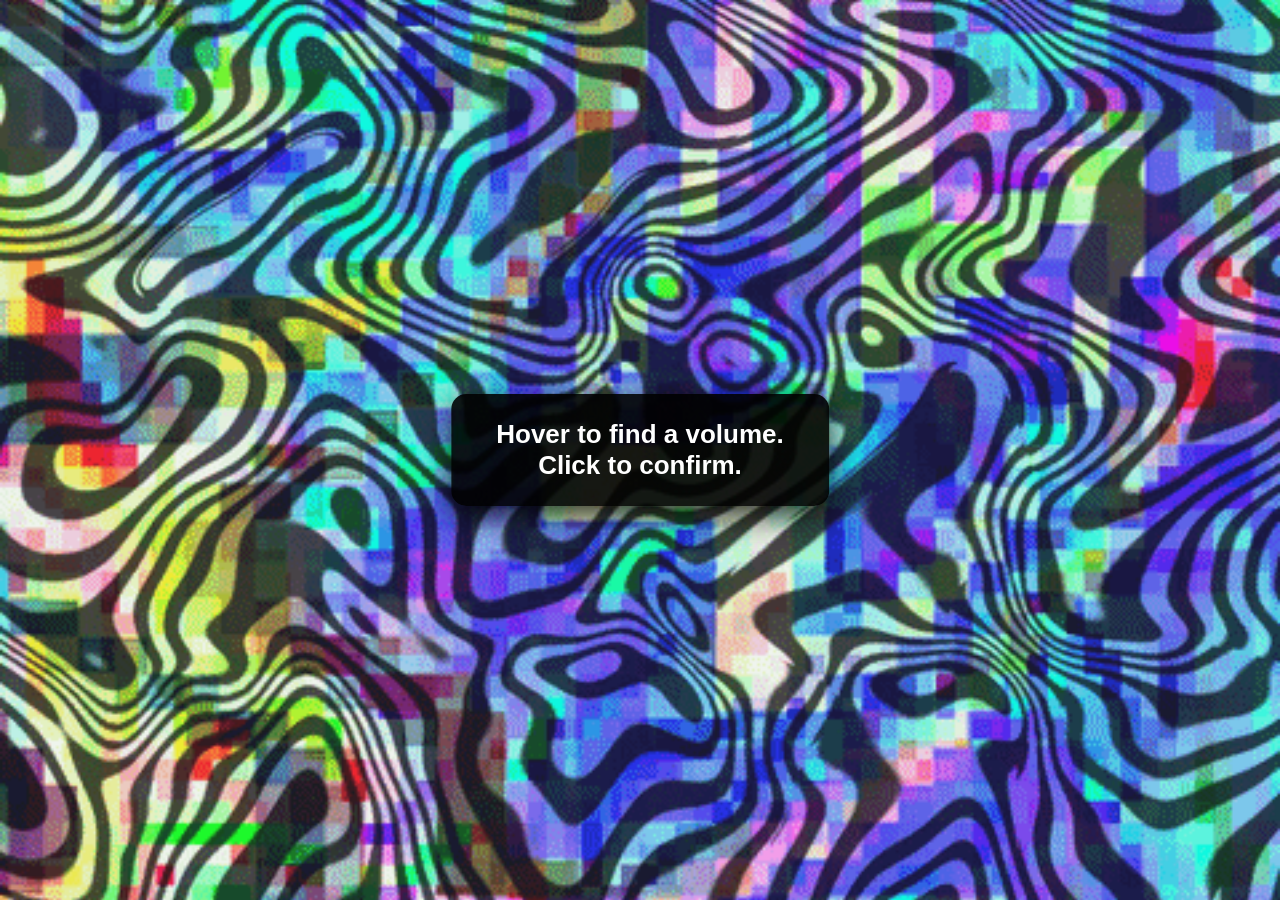
<file: index.html>
<!DOCTYPE html>
<html lang="en">
<head>
    <meta charset="UTF-8">
    <meta name="viewport" content="width=device-width, initial-scale=1.0">
    <title>The Ultimate Worst Volume UI</title>
    <link rel="stylesheet" href="style.css">
</head>
<body>
    <div id="os-container">
        <h1>System Audio Player</h1>
        
        <div class="player">
            <audio id="mainAudio" controls loop>
                <source src="https://www.soundhelix.com/examples/mp3/SoundHelix-Song-1.mp3" type="audio/mpeg">
            </audio>
            <p>Master Volume: <span id="volLevel">50</span>%</p>
        </div>

        <div id="controller-area">
            <h3>Custom Controller Area</h3>
            <p>Your creative UI will appear here.</p>
        </div>
    </div>
    <script src="script.js"></script>
</body>
</html>
</file>
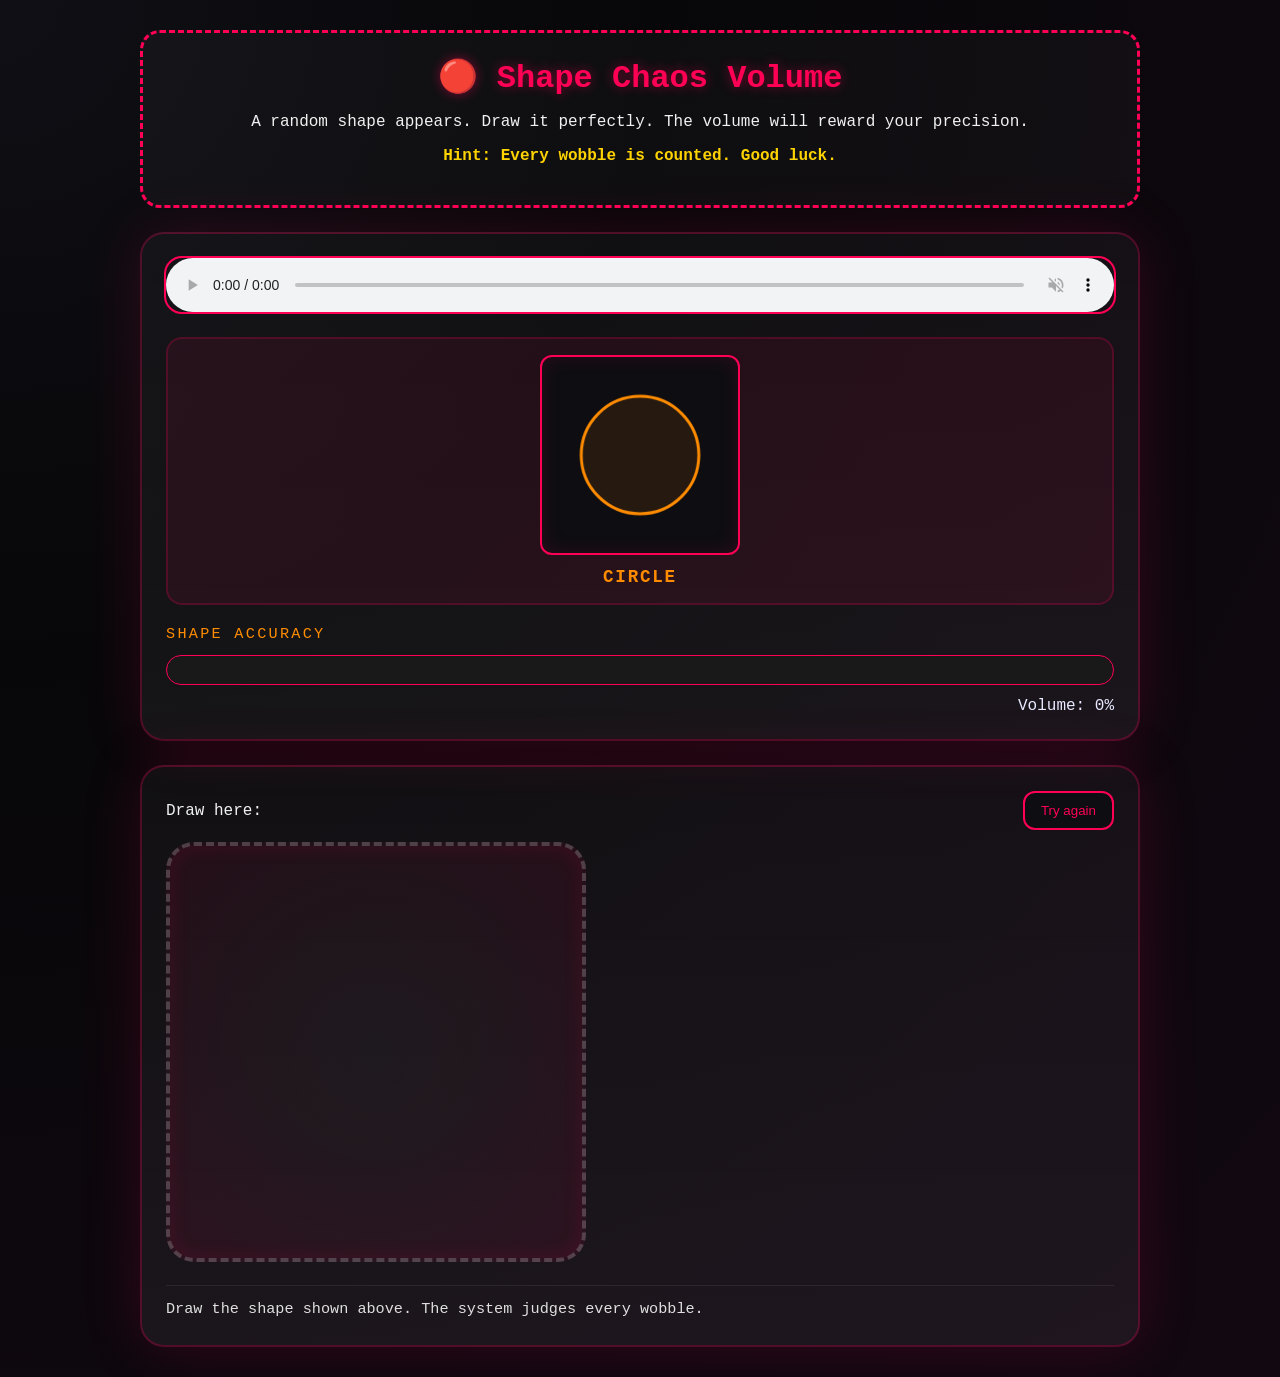
<file: Team_CircleChaos/index.html>
<!DOCTYPE html>
<html lang="en">
<head>
    <meta charset="UTF-8">
    <meta name="viewport" content="width=device-width, initial-scale=1.0">
    <title>Team CircleChaos — Perfectly Broken Volume</title>
    <link rel="stylesheet" href="style.css">
</head>
<body>
    <div class="wrapper">
        <header>
            <h1>🔴 Shape Chaos Volume</h1>
            <p>A random shape appears. Draw it perfectly. The volume will reward your precision.</p>
            <p class="pain">Hint: Every wobble is counted. Good luck.</p>
        </header>

        <section class="player-card">
            <audio id="mainAudio" controls loop>
                <source src="https://www.soundhelix.com/examples/mp3/SoundHelix-Song-1.mp3" type="audio/mpeg">
            </audio>
            <div class="shape-display">
                <canvas id="targetCanvas" width="200" height="200"></canvas>
                <div class="shape-name" id="shapeName">Loading...</div>
            </div>
            <div class="meter">
                <div class="meter-label">Shape Accuracy</div>
                <div class="meter-bar">
                    <div class="meter-fill" id="meterFill"></div>
                </div>
                <div class="meter-value" id="volumeValue">Volume: 0%</div>
            </div>
        </section>

        <section class="canvas-card">
            <div class="canvas-header">
                <span>Draw here:</span>
                <button id="clearBtn">Try again</button>
            </div>
            <canvas id="drawCanvas" width="420" height="420" touch-action="none"></canvas>
            <div class="tips" id="feedback">Draw the shape shown above. The system judges every wobble.</div>
        </section>
    </div>

    <script src="script.js"></script>
</body>
</html>
</file>
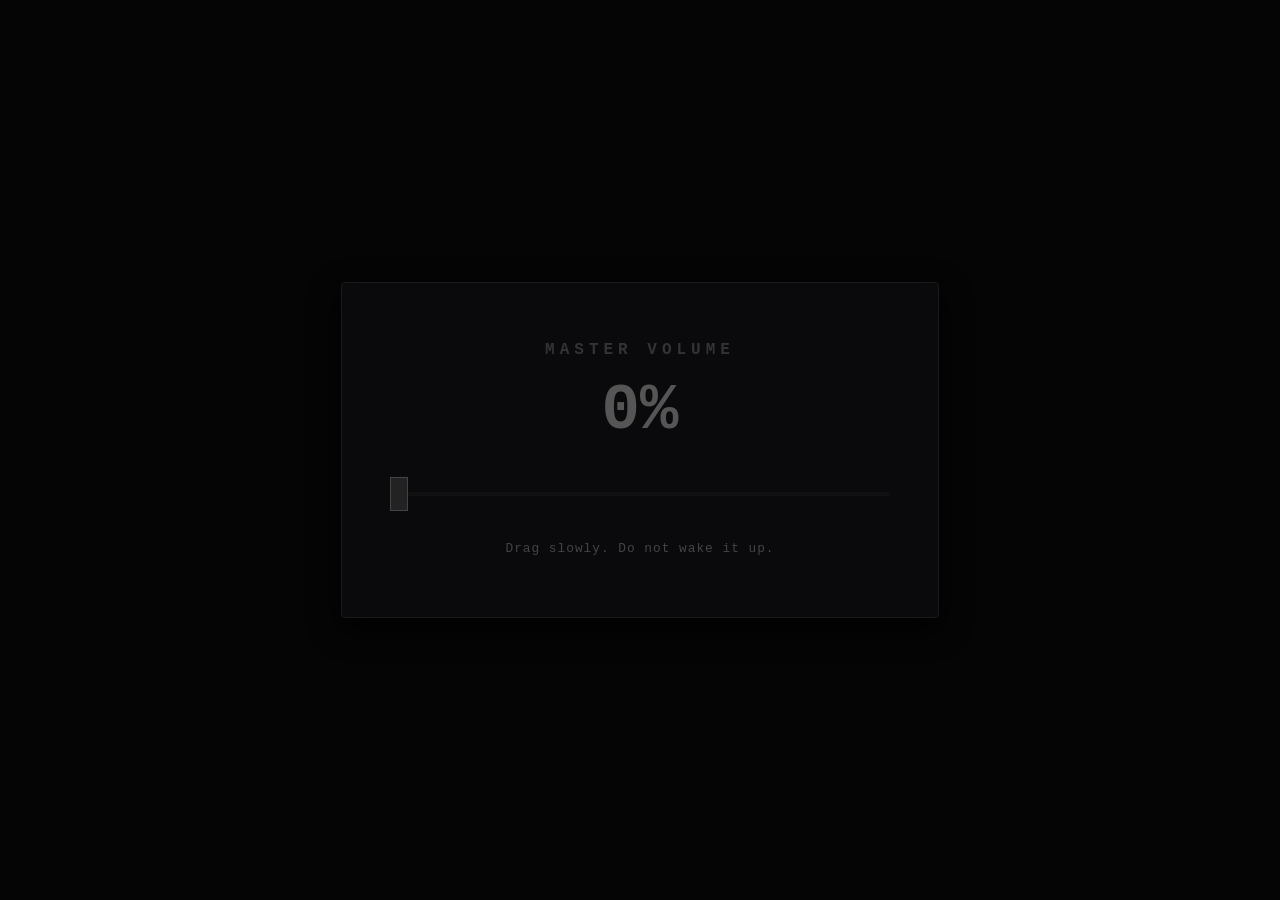
<file: Team_Ethan/index.html>
<!DOCTYPE html>
<html lang="en">
<head>
    <meta charset="UTF-8">
    <meta name="viewport" content="width=device-width, initial-scale=1.0">
    <title>The Floorboard Volume</title>
    <link rel="stylesheet" href="style.css">
</head>
<body>
    <div class="overlay" id="scare-overlay"></div>
    <div class="container">
        <h1>Master Volume</h1>
        <h2 id="volume-display">0%</h2>
        
        <div id="slider-area">
            <div id="track"></div>
            <div id="fill"></div>
            <div id="knob"></div>
        </div>
        
        <p id="instruction">Drag slowly. Do not wake it up.</p>
    </div>

    <script src="app.js"></script>
</body>
</html>
</file>
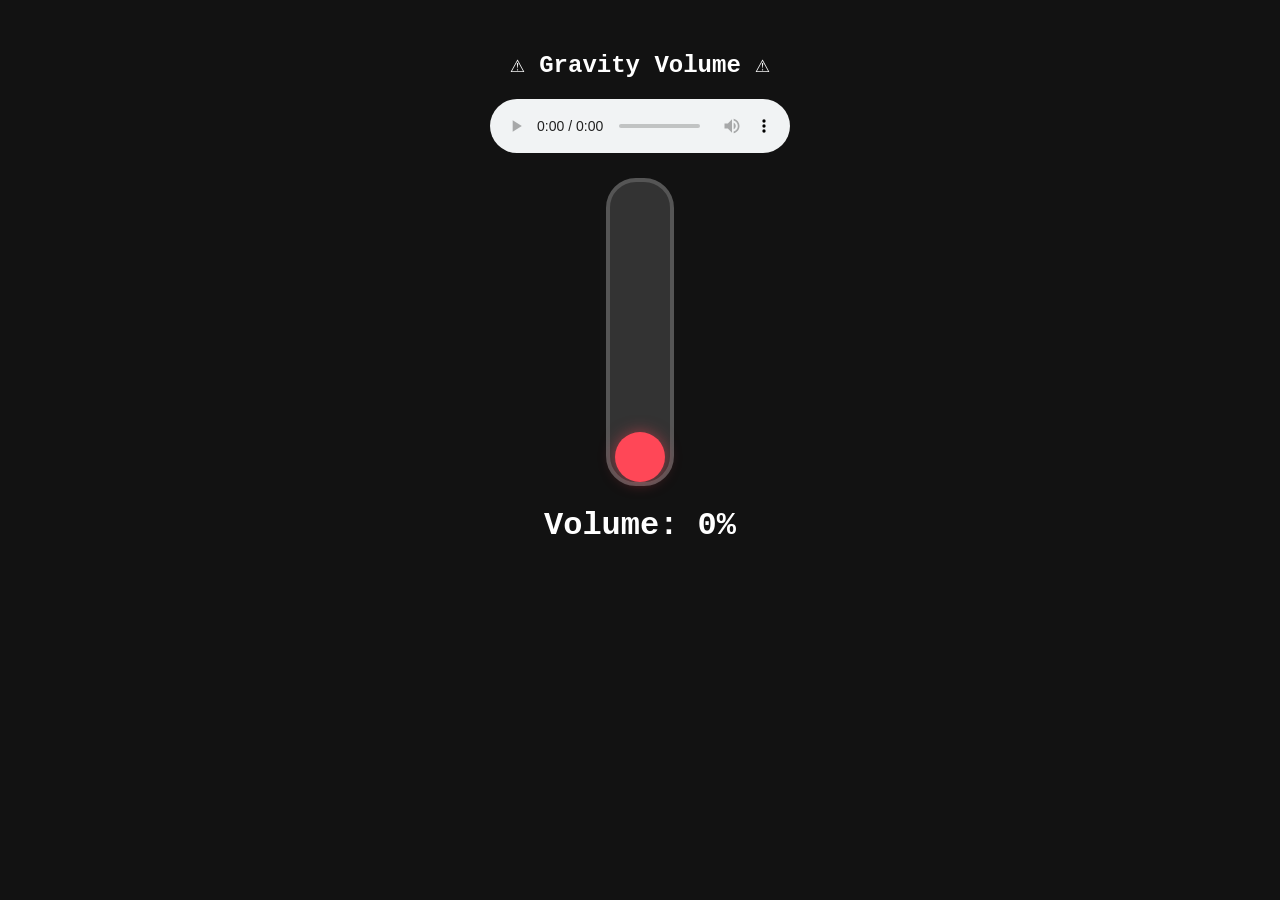
<file: Team_Gravity/index.html>
<!DOCTYPE html>
<html lang="en">
<head>
    <link rel="stylesheet" href="style.css">
</head>
<body>
    <div class="container">
        <h2>⚠️ Gravity Volume ⚠️</h2>
        
        <audio id="mainAudio" controls loop>
            <source src="https://www.soundhelix.com/examples/mp3/SoundHelix-Song-1.mp3" type="audio/mpeg">
        </audio>

        <div class="volume-track" id="track">
            <div class="knob" id="knob"></div>
        </div>

        <h1 id="status">Volume: 0%</h1>
    </div>
    <script src="script.js"></script>
</body>
</html>
</file>
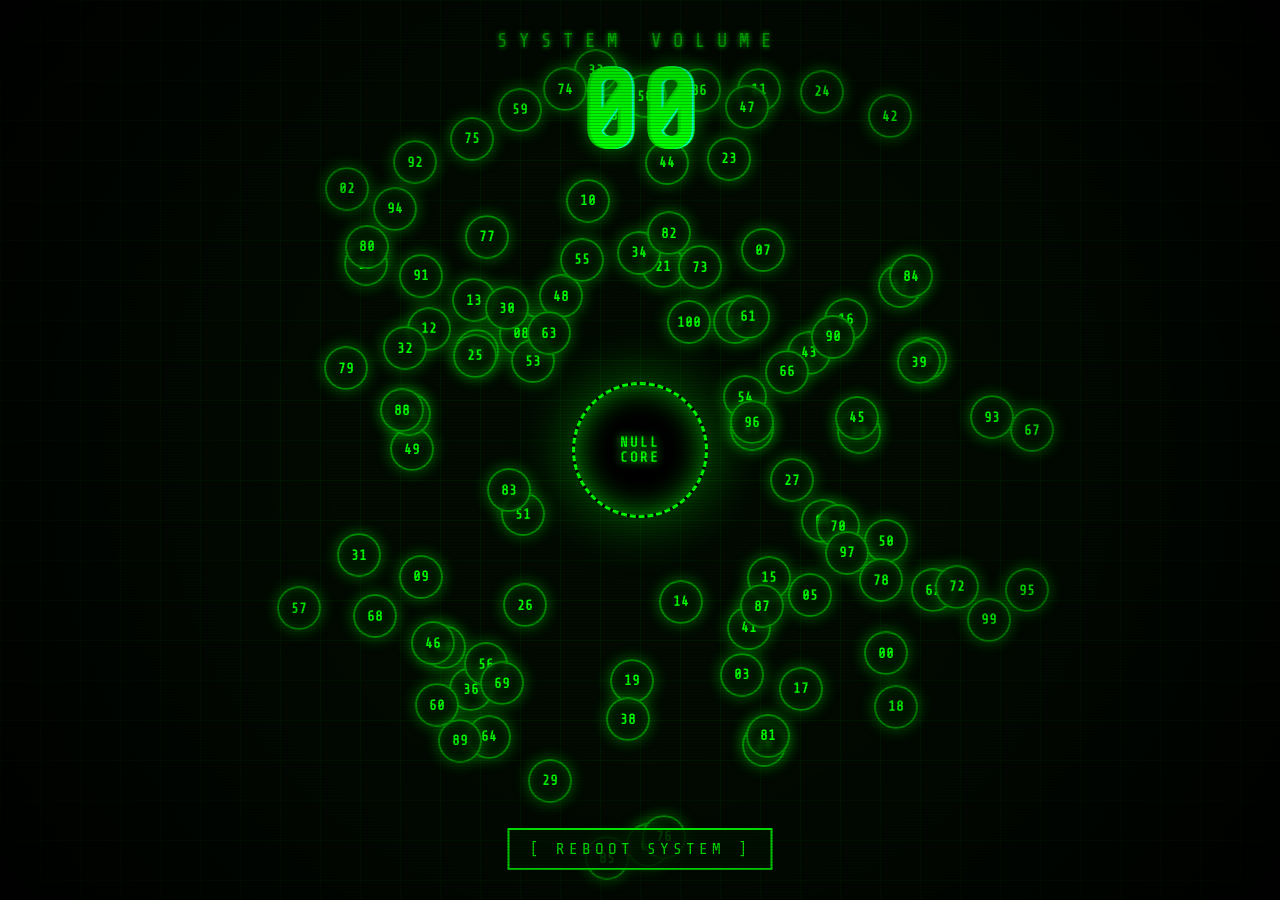
<file: team_himanshu/index.html>
<!DOCTYPE html>
<html lang="en">
<head>
    <meta charset="UTF-8">
    <meta name="viewport" content="width=device-width, initial-scale=1.0">
    <title>Orbital Chaos Volume Controller - Revamped</title>
    <!-- Sharp Matrix-style font -->
    <link href="https://fonts.googleapis.com/css2?family=Share+Tech+Mono&display=swap" rel="stylesheet">
    <style>
        body {
            margin: 0;
            padding: 0;
            background-color: #020a02;
            color: #0f0;
            font-family: 'Share Tech Mono', monospace;
            overflow: hidden;
            user-select: none;
            /* Hacker Grid Background */
            background-image: 
                linear-gradient(rgba(0, 255, 0, 0.05) 1px, transparent 1px),
                linear-gradient(90deg, rgba(0, 255, 0, 0.05) 1px, transparent 1px);
            background-size: 40px 40px;
        }

        /* Matrix Scanlines */
        body::after {
            content: "";
            position: fixed;
            top: 0; left: 0; width: 100vw; height: 100vh;
            background: repeating-linear-gradient(
                0deg,
                rgba(0, 0, 0, 0.2),
                rgba(0, 0, 0, 0.2) 1px,
                transparent 1px,
                transparent 3px
            );
            pointer-events: none;
            z-index: 999;
        }

        /* Subtle vignette to darken edges */
        body::before {
            content: "";
            position: fixed;
            top: 0; left: 0; width: 100vw; height: 100vh;
            background: radial-gradient(circle at center, transparent 40%, rgba(0,0,0,0.85) 100%);
            pointer-events: none;
            z-index: 998;
        }

        #header {
            position: absolute;
            top: 30px;
            width: 100%;
            text-align: center;
            z-index: 100;
            pointer-events: none;
        }

        .title {
            font-size: 1.2rem;
            letter-spacing: 12px;
            text-transform: uppercase;
            color: rgba(0, 255, 0, 0.6);
            text-shadow: 0 0 5px #0f0;
            margin-bottom: 5px;
        }

        .glitch-wrapper {
            display: inline-block;
            position: relative;
        }

        .glitch {
            position: relative;
            font-size: 7rem;
            color: #0f0;
            text-shadow: 0 0 20px rgba(0, 255, 0, 0.5);
            margin: 0;
            line-height: 1;
        }

        .glitch::before, .glitch::after {
            content: attr(data-text);
            position: absolute;
            top: 0; left: 0;
            width: 100%; height: 100%;
            background: transparent;
            opacity: 0.8;
        }

        .glitch::before {
            left: 3px;
            text-shadow: -2px 0 #0f0;
            animation: glitch-anim-1 2s infinite linear alternate-reverse;
            clip-path: inset(20% 0 80% 0);
        }

        .glitch::after {
            left: -3px;
            text-shadow: 2px 0 #00ffff;
            animation: glitch-anim-2 3s infinite linear alternate-reverse;
        }

        @keyframes glitch-anim-1 {
            0% { clip-path: inset(20% 0 80% 0); }
            20% { clip-path: inset(60% 0 10% 0); }
            40% { clip-path: inset(40% 0 50% 0); }
            60% { clip-path: inset(80% 0 5% 0); }
            80% { clip-path: inset(10% 0 70% 0); }
            100% { clip-path: inset(30% 0 20% 0); }
        }

        @keyframes glitch-anim-2 {
            0% { clip-path: inset(10% 0 60% 0); transform: translate(1px, -1px); }
            20% { clip-path: inset(30% 0 20% 0); transform: translate(-1px, 1px); }
            40% { clip-path: inset(70% 0 10% 0); transform: translate(1px, 1px); }
            60% { clip-path: inset(20% 0 50% 0); transform: translate(-1px, -1px); }
            80% { clip-path: inset(50% 0 30% 0); transform: translate(0.5px, 0.5px); }
            100% { clip-path: inset(5% 0 80% 0); transform: translate(-0.5px, -0.5px); }
        }

        #universe {
            position: absolute;
            top: 0; left: 0;
            width: 100%;
            height: 100%;
            overflow: hidden;
        }

        /* Improved Black Hole with spinning dashed border */
        .bh-container {
            position: absolute;
            top: 50%; left: 50%;
            transform: translate(-50%, -50%);
            width: 130px; height: 130px;
            display: flex;
            justify-content: center;
            align-items: center;
            z-index: 10;
        }

        #black-hole {
            position: absolute;
            width: 100%; height: 100%;
            border-radius: 50%;
            background: radial-gradient(circle, #000 60%, rgba(0, 15, 0, 0.9) 100%);
            box-shadow: 0 0 60px rgba(0, 255, 0, 0.4), inset 0 0 30px rgba(0, 255, 0, 0.6);
            border: 3px dashed #0f0;
            animation: spin-disk 10s linear infinite;
        }
        
        @keyframes spin-disk {
            0% { transform: rotate(0deg); }
            100% { transform: rotate(360deg); }
        }

        #black-hole-text {
            color: #0f0;
            font-size: 14px;
            text-shadow: 0 0 10px #0f0;
            font-weight: bold;
            animation: pulse 2s infinite alternate;
            text-align: center;
            z-index: 11;
            letter-spacing: 2px;
        }

        @keyframes pulse {
            from { opacity: 0.4; }
            to { opacity: 1; text-shadow: 0 0 20px #0f0;}
        }

        .node {
            position: absolute;
            /* Let JS control top and left, we just center it around that point */
            transform: translate(-50%, -50%);
            width: 40px; height: 40px;
            border-radius: 50%;
            background: rgba(0, 30, 0, 0.7);
            color: #0f0;
            border: 2px solid rgba(0, 255, 0, 0.5);
            box-shadow: 0 0 15px rgba(0, 255, 0, 0.4), inset 0 0 8px rgba(0, 255, 0, 0.2);
            display: flex;
            justify-content: center;
            align-items: center;
            font-size: 14px;
            font-weight: bold;
            cursor: crosshair;
            transition: transform 0.15s cubic-bezier(0.175, 0.885, 0.32, 1.275), opacity 0.2s, background 0.2s, box-shadow 0.2s, color 0.2s, border-color 0.2s;
            z-index: 5;
            backdrop-filter: blur(2px);
        }

        /* Expanding the detection area for hover so it triggers early */
        .node::after {
            content: '';
            position: absolute;
            top: -25px; right: -25px; bottom: -25px; left: -25px;
            border-radius: 50%;
            z-index: 1;
        }

        /* Improved frustrating Anti-UX hover effect - Turns RED as it evades! */
        .node:hover {
            transform: translate(-50%, -50%) scale(0.3) translate(110px, -110px) !important;
            background: rgba(50, 0, 0, 0.9) !important;
            color: #f00 !important;
            border-color: #f00 !important;
            box-shadow: 0 0 30px #f00, inset 0 0 10px #f00 !important;
            opacity: 0.8 !important;
        }

        /* Click feedback */
        .node.active-clicked {
            background: #fff !important;
            color: #000 !important;
            box-shadow: 0 0 40px #fff !important;
            border-color: #fff !important;
        }

        /* Reboot Button */
        #reboot-btn {
            position: absolute;
            bottom: 30px;
            left: 50%;
            transform: translateX(-50%);
            padding: 10px 20px;
            color: #0f0;
            border: 2px solid #0f0;
            background: rgba(0, 20, 0, 0.8);
            font-size: 1rem;
            font-family: 'Share Tech Mono', monospace;
            text-transform: uppercase;
            letter-spacing: 4px;
            cursor: pointer;
            z-index: 200;
            transition: all 0.2s ease;
        }

        #reboot-btn:hover {
            background: #0f0;
            color: #000;
            box-shadow: 0 0 20px #0f0;
        }

        #reboot-btn:active {
            transform: translateX(-50%) scale(0.95);
        }
    </style>
</head>
<body>

    <header id="header">
        <div class="title">System Volume</div>
        <div class="glitch-wrapper">
            <h1 id="vol-display" class="glitch" data-text="00">00</h1>
        </div>
    </header>

    <div id="universe">
        <div class="bh-container">
            <div id="black-hole"></div>
            <div id="black-hole-text">NULL<br>CORE</div>
        </div>
    </div>

    <script>
        const universe = document.getElementById('universe');
        const volDisplay = document.getElementById('vol-display');
        
        // --- BUILT-IN MATRIX SYNTH ENGINE (Never stops or buffers) ---
        let synthCtx = null;
        let masterGain = null;

        function initSynth() {
            if (synthCtx) return;
            synthCtx = new (window.AudioContext || window.webkitAudioContext)();
            
            masterGain = synthCtx.createGain();
            masterGain.gain.setValueAtTime(0, synthCtx.currentTime);
            masterGain.connect(synthCtx.destination);

            // Matrix Drone Layer
            const osc = synthCtx.createOscillator();
            osc.type = 'sawtooth';
            osc.frequency.setValueAtTime(55, synthCtx.currentTime); // Low A Drone
            
            const filter = synthCtx.createBiquadFilter();
            filter.type = 'lowpass';
            filter.frequency.setValueAtTime(300, synthCtx.currentTime);
            
            // Sub-wobble
            const lfo = synthCtx.createOscillator();
            lfo.type = 'sine';
            lfo.frequency.setValueAtTime(4, synthCtx.currentTime);
            const lfoGain = synthCtx.createGain();
            lfoGain.gain.setValueAtTime(100, synthCtx.currentTime);
            lfo.connect(lfoGain);
            lfoGain.connect(filter.frequency);

            osc.connect(filter);
            filter.connect(masterGain);

            osc.start();
            lfo.start();
        }
        // -------------------------------------------------------------

        const nodes = [];
        const holeRadius = 90;
        let isVolumeLocked = false;

        for (let i = 0; i <= 100; i++) {
            const el = document.createElement('div');
            el.className = 'node';
            // Padded with zeroes for better terminal look
            el.textContent = i < 10 ? '0' + i : i;
            
            // Physics logic: Volume Number = Proportional Speed
            // 100 = Fastest, 0 = Slowest
            const minSpeed = 0.002; 
            const maxSpeed = 0.04; 
            const speed = minSpeed + (i / 100) * (maxSpeed - minSpeed);
            
            // Distributed varying distances
            const maxRadius = Math.min(window.innerWidth, window.innerHeight) / 2 - 40;
            const radius = holeRadius + 30 + Math.random() * (maxRadius - holeRadius - 30);

            // Removing random direction so the speed hierarchy is visibly obvious
            const direction = 1;

            const nodeObj = {
                el,
                angle: Math.random() * Math.PI * 2,
                speed: speed * direction,
                radius: radius,
                vol: i
            };

            nodes.push(nodeObj);
            universe.appendChild(el);

            // Volume Change Handler
            el.addEventListener('pointerdown', () => {
                if (isVolumeLocked) return;
                isVolumeLocked = true;

                let v = i / 100;
                
                // Ensure synth is running
                if (!synthCtx) initSynth();
                if (synthCtx.state === 'suspended') synthCtx.resume();
                
                // Apply volume smoothly
                // Limiting max output intentionally slightly to avoid distortion
                masterGain.gain.setTargetAtTime(v * 0.4, synthCtx.currentTime, 0.05); 
                
                let displayVal = i < 10 ? '0' + i : i;
                volDisplay.textContent = displayVal;
                volDisplay.dataset.text = displayVal;
                
                // Visual feedback on successful click
                volDisplay.style.color = '#f00';
                volDisplay.style.textShadow = '0 0 20px #f00';
                el.classList.add('active-clicked');
                
                document.querySelector('.title').innerHTML = "VOLUME LOCKED FOREVER<br><span style='font-size:10px'>Refresh to change</span>";
                document.querySelector('.title').style.color = "#f00";
                
                // Keep the active class forever instead of removing it
            });
        }

        // Animation Engine
        function animate() {
            const cx = window.innerWidth / 2;
            const cy = window.innerHeight / 2;
            const maxR = Math.min(window.innerWidth, window.innerHeight) / 2;

            for (let i = 0; i < nodes.length; i++) {
                const n = nodes[i];
                n.angle += n.speed;
                
                // Small wobble for extra visual chaos
                const wobble = Math.sin(n.angle * 5) * 8; 
                const currentRadius = Math.min(n.radius + wobble, maxR);

                const x = cx + Math.cos(n.angle) * currentRadius;
                const y = cy + Math.sin(n.angle) * currentRadius;

                n.el.style.left = `${x}px`;
                n.el.style.top = `${y}px`;
            }
            requestAnimationFrame(animate);
        }

        // Start the continuous smooth animation
        animate();

        // Environment Glitch Effect
        setInterval(() => {
            if(Math.random() > 0.93) {
                document.body.style.transform = `translate(${Math.random()*4-2}px, ${Math.random()*4-2}px)`;
                setTimeout(() => {
                    document.body.style.transform = "translate(0, 0)";
                }, 40);
            }
        }, 500);
    </script>
    
    <button id="reboot-btn" onclick="window.location.reload()">[ REBOOT SYSTEM ]</button>
</body>
</html>
</file>
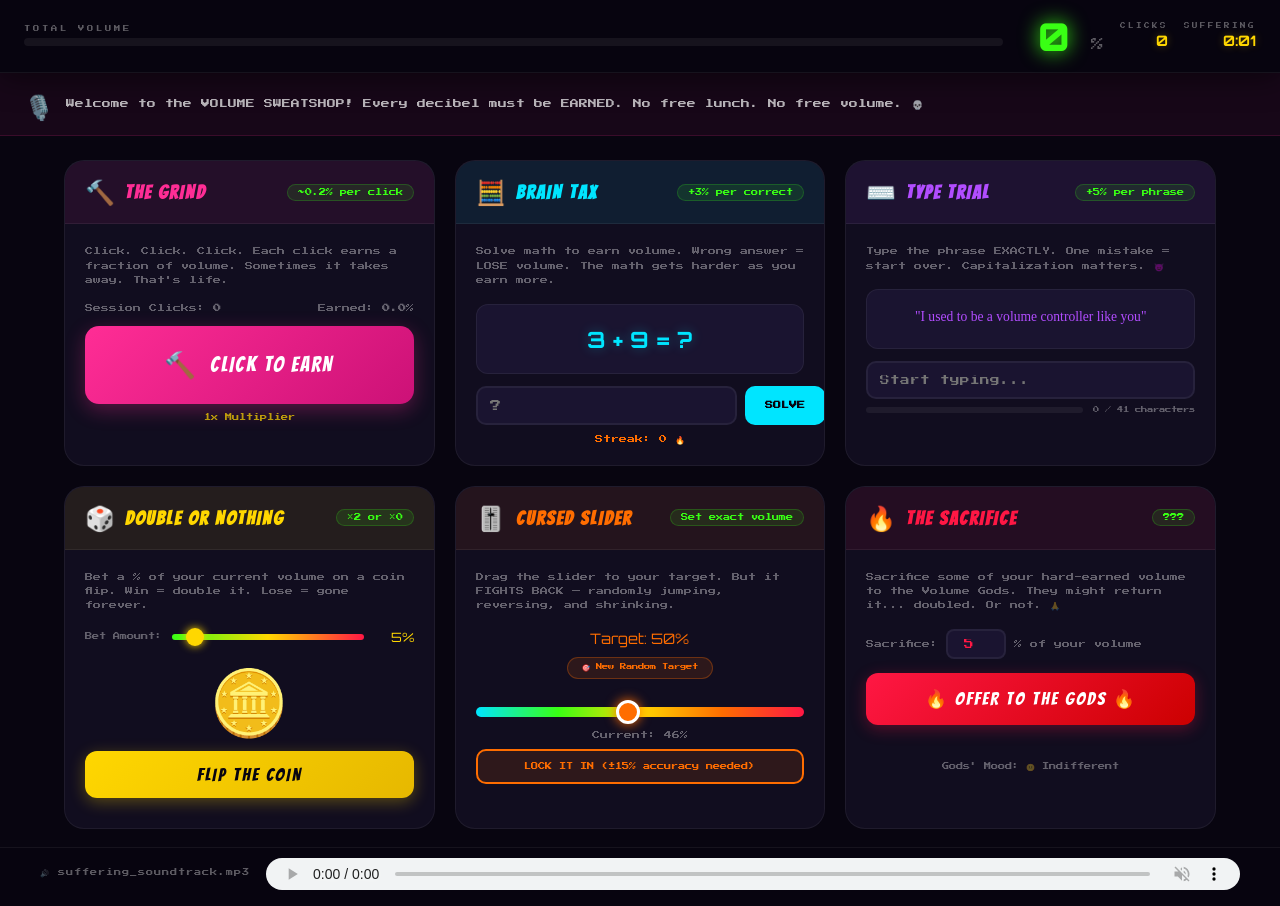
<file: Team_Kanchan/index.html>
<!DOCTYPE html>
<html lang="en">
<head>
    <meta charset="UTF-8">
    <meta name="viewport" content="width=device-width, initial-scale=1.0">
    <title>🏭 Volume Sweatshop — Work For Every Decibel</title>
    <link rel="stylesheet" href="style.css">
    <link href="https://fonts.googleapis.com/css2?family=Bangers&family=Press+Start+2P&family=Permanent+Marker&family=Orbitron:wght@400;700;900&display=swap" rel="stylesheet">
</head>
<body id="body">

    <canvas id="fx-canvas"></canvas>

    <!-- Wrapper for chaos transforms -->
    <div id="chaos-wrapper">

    <!-- MAIN VOLUME HUD (always visible top) -->
    <header class="vol-hud">
        <div class="hud-left">
            <span class="hud-label">TOTAL VOLUME</span>
            <div class="hud-bar"><div class="hud-fill" id="hud-fill"></div></div>
        </div>
        <div class="hud-center">
            <div class="hud-vol" id="hud-vol">0</div>
            <div class="hud-pct">%</div>
        </div>
        <div class="hud-right">
            <div class="hud-stat"><span class="stat-label">CLICKS</span><span class="stat-val" id="stat-clicks">0</span></div>
            <div class="hud-stat"><span class="stat-label">SUFFERING</span><span class="stat-val" id="stat-time">0:00</span></div>
        </div>
    </header>

    <!-- COMMENTATOR -->
    <div class="commentator" id="commentator">
        <span class="comm-mic">🎙️</span>
        <span class="comm-text" id="comm-text">Welcome to the VOLUME SWEATSHOP! Every decibel must be EARNED. No free lunch. No free volume. 💀</span>
    </div>

    <!-- ACHIEVEMENT POPUP -->
    <div class="achievement" id="achievement">
        <span class="ach-icon" id="ach-icon">🏆</span>
        <div class="ach-info">
            <span class="ach-title" id="ach-title">Achievement Unlocked!</span>
            <span class="ach-desc" id="ach-desc">First Click!</span>
        </div>
    </div>

    <!-- MINI GAMES GRID -->
    <main class="factory-floor">

        <!-- STATION 1: THE CLICKER -->
        <section class="station station-clicker">
            <div class="station-header">
                <span class="station-icon">🔨</span>
                <h2>THE GRIND</h2>
                <span class="station-reward">~0.2% per click</span>
            </div>
            <div class="station-body">
                <p class="station-desc">Click. Click. Click. Each click earns a fraction of volume. Sometimes it takes away. That's life.</p>
                <div class="clicker-stats">
                    <span>Session Clicks: <b id="click-count">0</b></span>
                    <span>Earned: <b id="click-earned">0.0</b>%</span>
                </div>
                <button class="big-clicker" id="big-clicker">
                    <span class="clicker-emoji" id="clicker-emoji">🔨</span>
                    <span class="clicker-label">CLICK TO EARN</span>
                </button>
                <div class="click-multiplier" id="click-multi">1x Multiplier</div>
            </div>
        </section>

        <!-- STATION 2: MATH TORTURE -->
        <section class="station station-math">
            <div class="station-header">
                <span class="station-icon">🧮</span>
                <h2>BRAIN TAX</h2>
                <span class="station-reward">+3% per correct</span>
            </div>
            <div class="station-body">
                <p class="station-desc">Solve math to earn volume. Wrong answer = LOSE volume. The math gets harder as you earn more.</p>
                <div class="math-problem" id="math-problem">
                    <span class="math-q" id="math-q">7 × 8 = ?</span>
                </div>
                <div class="math-input-row">
                    <input type="text" id="math-input" class="math-input" placeholder="?" autocomplete="off">
                    <button class="math-submit" id="math-submit">SOLVE</button>
                </div>
                <div class="math-streak">Streak: <span id="math-streak">0</span> 🔥</div>
            </div>
        </section>

        <!-- STATION 3: SPEED TYPE -->
        <section class="station station-type">
            <div class="station-header">
                <span class="station-icon">⌨️</span>
                <h2>TYPE TRIAL</h2>
                <span class="station-reward">+5% per phrase</span>
            </div>
            <div class="station-body">
                <p class="station-desc">Type the phrase EXACTLY. One mistake = start over. Capitalization matters. 😈</p>
                <div class="type-phrase" id="type-phrase">"loading phrase..."</div>
                <input type="text" id="type-input" class="type-input" placeholder="Start typing..." autocomplete="off" spellcheck="false">
                <div class="type-progress">
                    <div class="type-bar"><div class="type-fill" id="type-fill"></div></div>
                    <span class="type-status" id="type-status">0 / 0 characters</span>
                </div>
            </div>
        </section>

        <!-- STATION 4: GAMBLE -->
        <section class="station station-gamble">
            <div class="station-header">
                <span class="station-icon">🎲</span>
                <h2>DOUBLE OR NOTHING</h2>
                <span class="station-reward">×2 or ×0</span>
            </div>
            <div class="station-body">
                <p class="station-desc">Bet a % of your current volume on a coin flip. Win = double it. Lose = gone forever.</p>
                <div class="gamble-bet-zone">
                    <label class="gamble-label">Bet Amount:</label>
                    <input type="range" id="gamble-slider" min="1" max="50" value="5" class="gamble-range">
                    <span class="gamble-bet-val" id="gamble-bet-val">5%</span>
                </div>
                <div class="coin-display" id="coin-display">🪙</div>
                <button class="gamble-btn" id="gamble-btn">FLIP THE COIN</button>
                <div class="gamble-history" id="gamble-history"></div>
            </div>
        </section>

        <!-- STATION 5: THE IMPOSSIBLE SLIDER -->
        <section class="station station-slider">
            <div class="station-header">
                <span class="station-icon">🎚️</span>
                <h2>CURSED SLIDER</h2>
                <span class="station-reward">Set exact volume</span>
            </div>
            <div class="station-body">
                <p class="station-desc">Drag the slider to your target. But it FIGHTS BACK — randomly jumping, reversing, and shrinking.</p>
                <div class="target-display">Target: <span id="slider-target">50</span>%</div>
                <button class="new-target-btn" id="new-target-btn">🎯 New Random Target</button>
                <div class="cursed-slider-wrap" id="slider-wrap">
                    <input type="range" id="cursed-range" min="0" max="100" value="50" class="cursed-range">
                </div>
                <div class="slider-val">Current: <span id="slider-val">50</span>%</div>
                <button class="slider-lock-btn" id="slider-lock">LOCK IT IN (±15% accuracy needed)</button>
            </div>
        </section>

        <!-- STATION 6: SACRIFICE -->
        <section class="station station-sacrifice">
            <div class="station-header">
                <span class="station-icon">🔥</span>
                <h2>THE SACRIFICE</h2>
                <span class="station-reward">???</span>
            </div>
            <div class="station-body">
                <p class="station-desc">Sacrifice some of your hard-earned volume to the Volume Gods. They might return it... doubled. Or not. 🙏</p>
                <div class="sacrifice-amount">
                    <label>Sacrifice:</label>
                    <input type="number" id="sacrifice-input" class="sacrifice-num" min="1" max="50" value="5">
                    <span>% of your volume</span>
                </div>
                <button class="sacrifice-btn" id="sacrifice-btn">🔥 OFFER TO THE GODS 🔥</button>
                <div class="sacrifice-result" id="sacrifice-result"></div>
                <div class="god-mood">Gods' Mood: <span id="god-mood">😐 Indifferent</span></div>
            </div>
        </section>

    </main>

    <!-- AUDIO PLAYER (bottom) -->
    <footer class="audio-footer">
        <div class="audio-inner">
            <span class="audio-label">🔊 suffering_soundtrack.mp3</span>
            <audio id="audio" controls loop>
                <source src="https://www.soundhelix.com/examples/mp3/SoundHelix-Song-1.mp3" type="audio/mpeg">
            </audio>
        </div>
    </footer>

    </div><!-- end chaos-wrapper -->

    <!-- TOAST -->
    <div class="toast" id="toast"></div>

    <script src="script.js"></script>
</body>
</html>
</file>
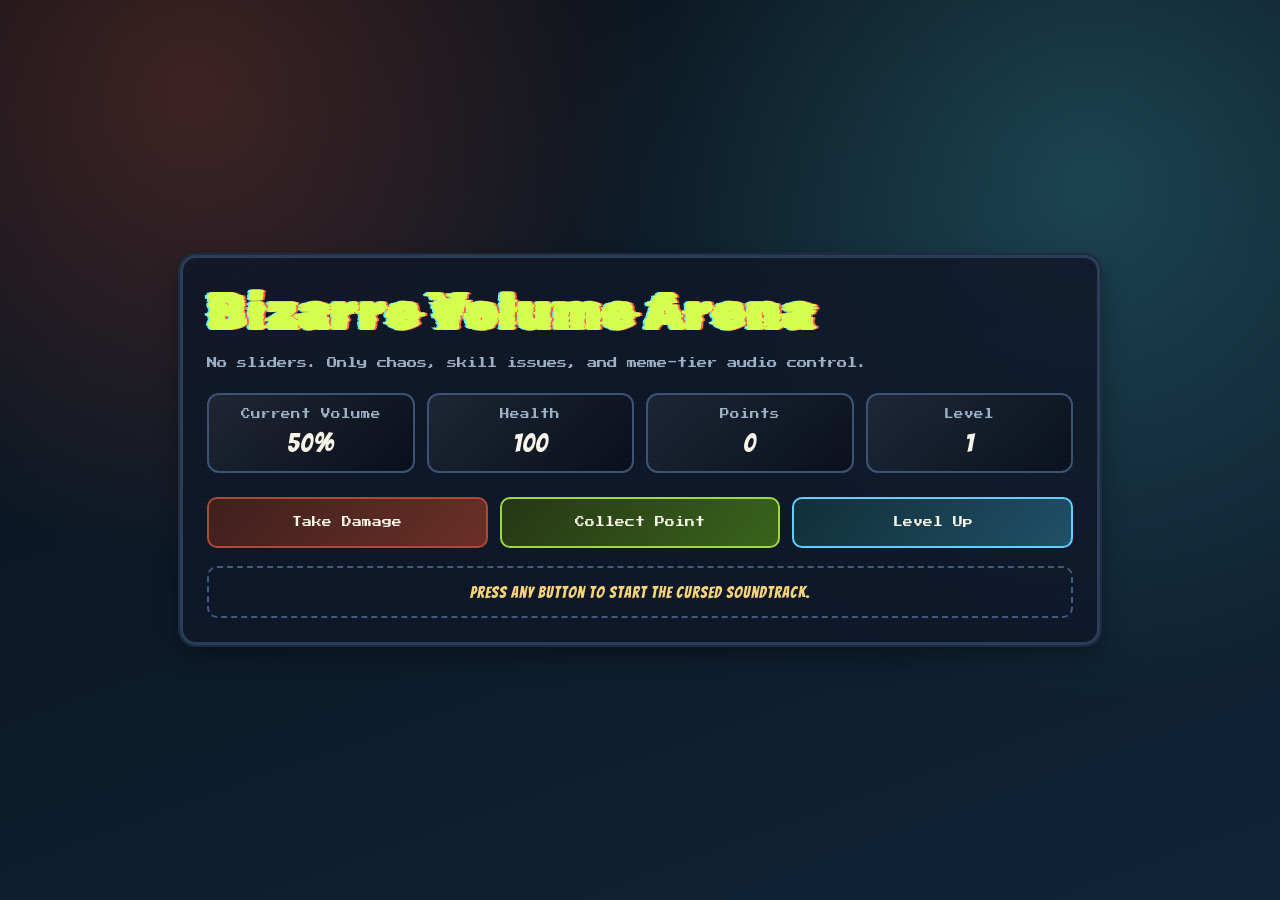
<file: Team_SP/index.html>
<!DOCTYPE html>
<html lang="en">
<head>
    <meta charset="UTF-8">
    <meta name="viewport" content="width=device-width, initial-scale=1.0">
    <title>Bizarre Volume Arena</title>
    <link rel="preconnect" href="https://fonts.googleapis.com">
    <link rel="preconnect" href="https://fonts.gstatic.com" crossorigin>
    <link href="https://fonts.googleapis.com/css2?family=Bangers&family=Press+Start+2P&family=Rubik+Glitch&display=swap" rel="stylesheet">
    <link rel="stylesheet" href="style.css">
</head>
<body>
    <main class="arena">
        <h1 class="title">Bizarre Volume Arena</h1>
        <p class="subtitle">No sliders. Only chaos, skill issues, and meme-tier audio control.</p>

        <audio id="mainAudio" loop preload="auto"></audio>

        <section class="hud">
            <div class="hud-item">
                <span class="label">Current Volume</span>
                <span id="volumeDisplay">50%</span>
            </div>
            <div class="hud-item">
                <span class="label">Health</span>
                <span id="healthDisplay">100</span>
            </div>
            <div class="hud-item">
                <span class="label">Points</span>
                <span id="pointsDisplay">0</span>
            </div>
            <div class="hud-item">
                <span class="label">Level</span>
                <span id="levelDisplay">1</span>
            </div>
        </section>

        <section class="controls">
            <button id="btn-damage" class="btn btn-damage">Take Damage</button>
            <button id="btn-powerup" class="btn btn-point">Collect Point</button>
            <button id="btn-levelup" class="btn btn-level">Level Up</button>
        </section>

        <div id="memeTicker" class="meme-ticker">Press any button to start the cursed soundtrack.</div>
    </main>

    <script src="script.js"></script>
</body>
</html>
</file>
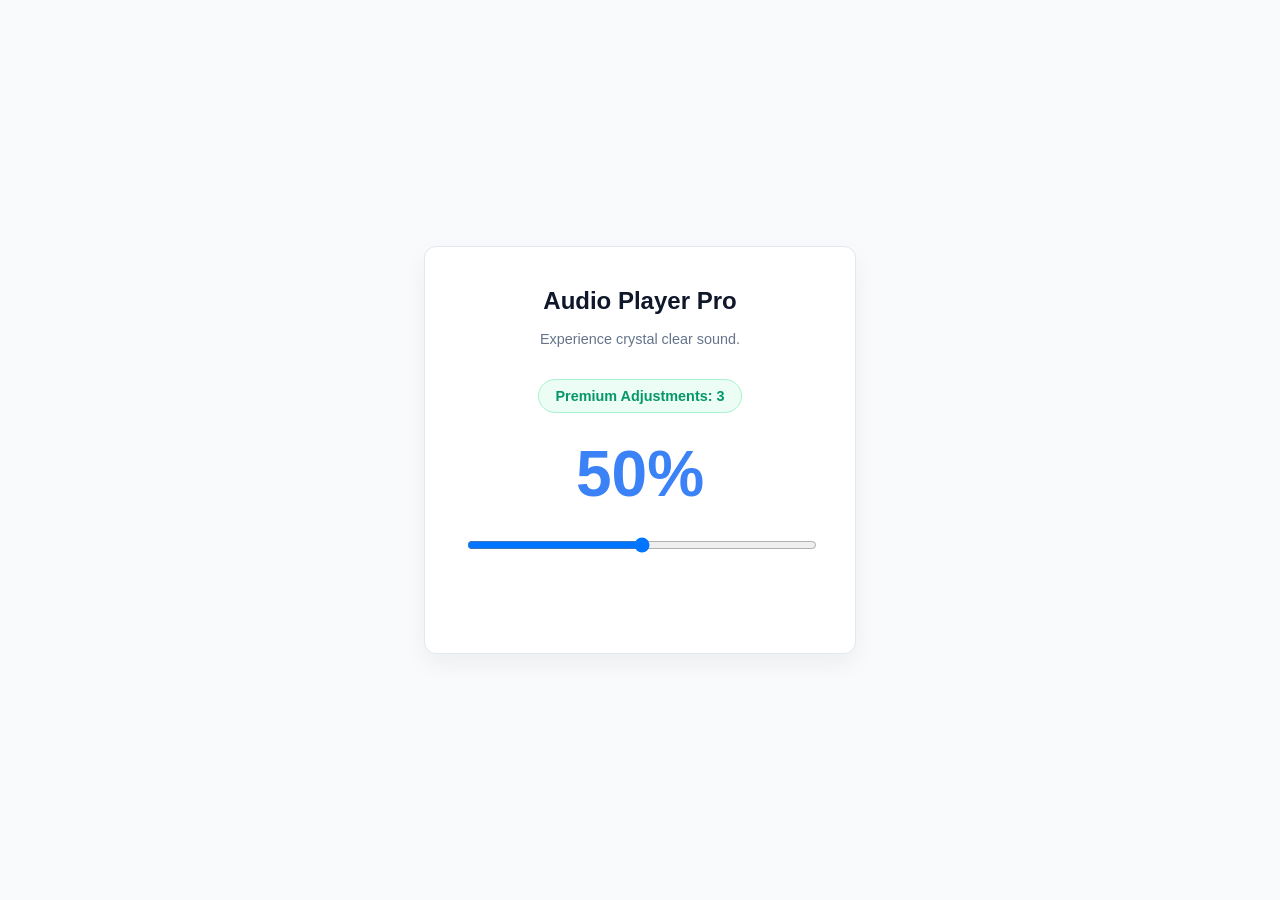
<file: Team-Aditya/volume.html>
<!doctype html>
<html lang="en">
  <head>
    <meta charset="UTF-8" />
    <meta name="viewport" content="width=device-width, initial-scale=1.0" />
    <title>Freemium Volume Control (Compounding Edition)</title>
    <style>
      body {
        font-family:
          -apple-system, BlinkMacSystemFont, "Segoe UI", Roboto, sans-serif;
        display: flex;
        justify-content: center;
        align-items: center;
        height: 100vh;
        margin: 0;
        background: #f8fafc;
        color: #334155;
      }

      .freemium-container {
        background: white;
        padding: 2.5rem;
        border-radius: 12px;
        box-shadow: 0 10px 25px rgba(0, 0, 0, 0.05);
        text-align: center;
        width: 350px;
        border: 1px solid #e2e8f0;
        position: relative;
        overflow: hidden;
      }

      h1 {
        font-size: 1.5rem;
        margin-top: 0;
        color: #0f172a;
      }

      .subtitle {
        font-size: 0.9rem;
        color: #64748b;
        margin-bottom: 2rem;
      }

      .token-badge {
        display: inline-block;
        background: #ecfdf5;
        color: #059669;
        padding: 0.5rem 1rem;
        border-radius: 999px;
        font-weight: bold;
        font-size: 0.9rem;
        margin-bottom: 1.5rem;
        border: 1px solid #a7f3d0;
      }

      .token-badge.empty {
        background: #fef2f2;
        color: #dc2626;
        border-color: #fecaca;
      }

      .volume-display {
        font-size: 4rem;
        font-weight: 900;
        margin-bottom: 1.5rem;
        color: #3b82f6;
        font-variant-numeric: tabular-nums;
      }

      input[type="range"] {
        width: 100%;
        margin-bottom: 1rem;
        cursor: pointer;
      }

      input[type="range"]:disabled {
        cursor: not-allowed;
        opacity: 0.5;
      }

      .lock-message {
        font-size: 0.85rem;
        color: #dc2626;
        font-weight: bold;
        min-height: 20px;
        margin-bottom: 1.5rem;
      }

      button {
        width: 100%;
        padding: 1rem;
        border: none;
        border-radius: 8px;
        font-size: 1rem;
        font-weight: bold;
        cursor: pointer;
        transition: 0.2s;
        background: #3b82f6;
        color: white;
      }

      button:hover:not(:disabled) {
        background: #2563eb;
      }
      button:disabled {
        background: #cbd5e1;
        color: #64748b;
        cursor: not-allowed;
        display: none;
      }

      /* Fake Ad Overlay */
      #ad-overlay {
        position: absolute;
        top: 0;
        left: 0;
        width: 100%;
        height: 100%;
        background: #0f172a;
        display: none;
        flex-direction: column;
        justify-content: center;
        align-items: center;
        z-index: 10;
        color: white;
      }

      #ad-overlay h2 {
        color: #fbbf24;
        font-size: 1.2rem;
        margin-bottom: 0.5rem;
      }
      #ad-overlay p {
        color: #94a3b8;
        font-size: 0.9rem;
        text-align: center;
        padding: 0 1rem;
      }
      #ad-timer {
        font-size: 3.5rem;
        font-weight: bold;
        margin-top: 1rem;
        color: #fff;
      }
    </style>
  </head>
  <body>
    <div class="freemium-container">
      <h1>Audio Player Pro</h1>
      <div class="subtitle">Experience crystal clear sound.</div>

      <div class="token-badge" id="token-badge">
        Premium Adjustments: <span id="token-count">3</span>
      </div>

      <div class="volume-display" id="volume-display">50%</div>

      <input type="range" id="volume-slider" min="0" max="100" value="50" />

      <div class="lock-message" id="lock-message"></div>

      <button id="ad-btn" disabled>Watch Ad for Random Volume (5s)</button>

      <div id="ad-overlay">
        <h2>SPONSORED MESSAGE</h2>
        <p>
          Enjoying audio? Upgrade to Premium today to unlock the volume slider!
        </p>
        <div id="ad-timer">5</div>
      </div>
    </div>

    <script>
      let tokens = 3;
      let currentAdDuration = 5; // Starts at 5 seconds

      const tokenBadge = document.getElementById("token-badge");
      const tokenCount = document.getElementById("token-count");
      const volumeDisplay = document.getElementById("volume-display");
      const slider = document.getElementById("volume-slider");
      const lockMessage = document.getElementById("lock-message");
      const adBtn = document.getElementById("ad-btn");
      const adOverlay = document.getElementById("ad-overlay");
      const adTimer = document.getElementById("ad-timer");

      function playConfirmationTone(vol) {
        const AudioContext = window.AudioContext || window.webkitAudioContext;
        const ctx = new AudioContext();
        const osc = ctx.createOscillator();
        const gain = ctx.createGain();

        osc.connect(gain);
        gain.connect(ctx.destination);

        osc.type = "sine";
        osc.frequency.value = 440;
        gain.gain.value = vol / 100;

        osc.start();
        osc.stop(ctx.currentTime + 0.3);
      }

      // Live update visual only while dragging
      slider.addEventListener("input", (e) => {
        volumeDisplay.innerText = `${e.target.value}%`;
      });

      // The 'change' event fires only when they let go of the mouse click
      slider.addEventListener("change", (e) => {
        if (tokens > 0) {
          tokens--;
          tokenCount.innerText = tokens;
          playConfirmationTone(e.target.value);

          if (tokens === 0) {
            // Free trial is over
            slider.disabled = true;
            tokenBadge.className = "token-badge empty";
            tokenBadge.innerText = "Premium Adjustments Depleted";
            lockMessage.innerText = "Slider locked. Upgrade to unlock.";

            // Show the ad button
            adBtn.style.display = "block";
            adBtn.disabled = false;
          }
        }
      });

      // Compounding Ad penalty logic
      adBtn.addEventListener("click", () => {
        adOverlay.style.display = "flex";
        adBtn.disabled = true;
        let timeLeft = currentAdDuration;
        adTimer.innerText = timeLeft;

        const countdown = setInterval(() => {
          timeLeft--;
          adTimer.innerText = timeLeft;

          if (timeLeft <= 0) {
            clearInterval(countdown);
            adOverlay.style.display = "none";
            adBtn.disabled = false;

            // Increase the penalty for the next roll
            currentAdDuration += 5;
            adBtn.innerText = `Watch Ad for Random Volume (${currentAdDuration}s)`;

            // Apply a completely random volume
            const randomVol = Math.floor(Math.random() * 101);
            volumeDisplay.innerText = `${randomVol}%`;
            slider.value = randomVol; // Updates the visual slider position just to mock them

            playConfirmationTone(randomVol);
          }
        }, 1000);
      });
    </script>
  </body>
</html>
</file>
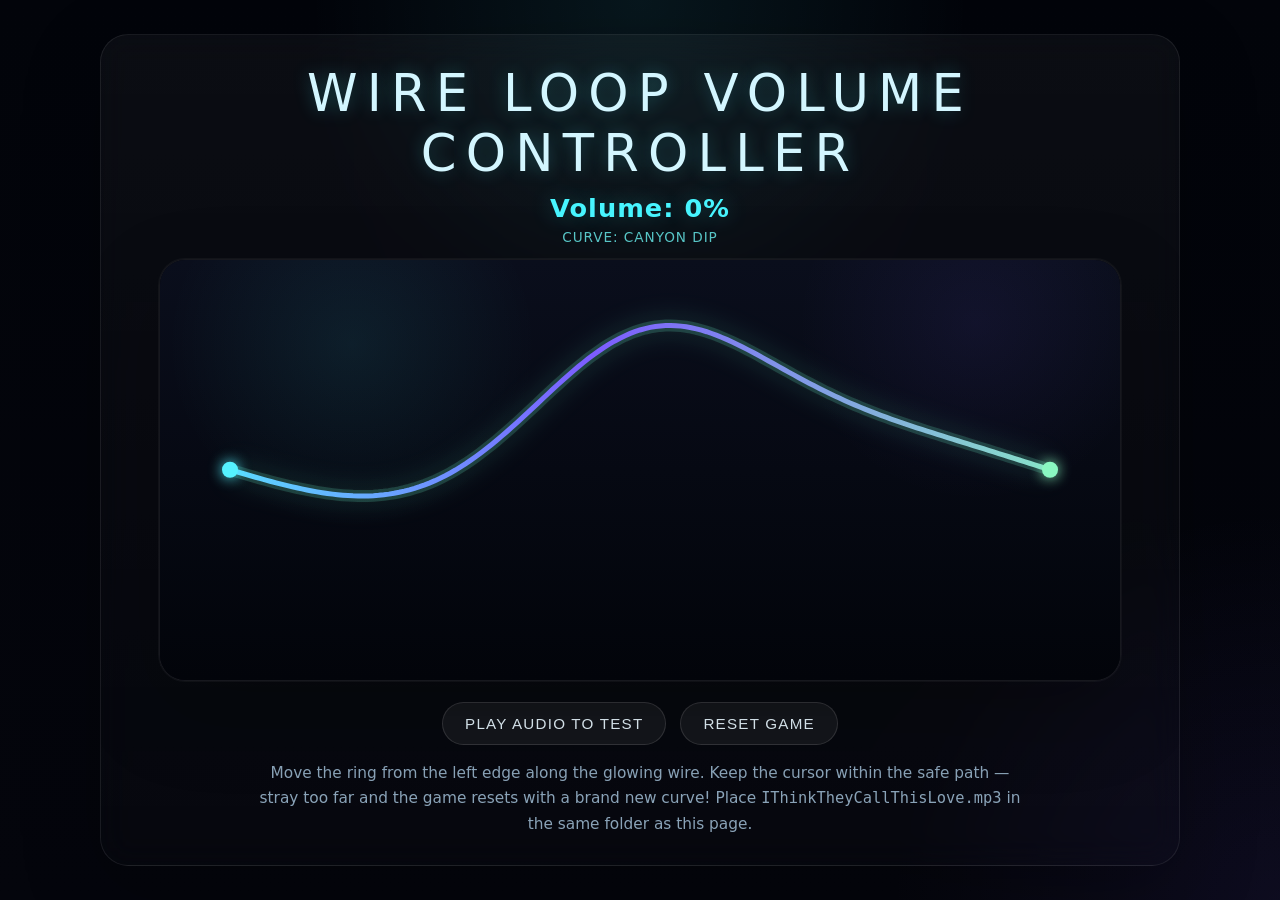
<file: team_shlok/wireloop.html>
﻿<!DOCTYPE html>
<html lang="en">
<head>
  <meta charset="UTF-8">
  <meta name="viewport" content="width=device-width, initial-scale=1.0">
  <title>Wire Loop Volume Controller</title>
  <style>
    :root {
      color-scheme: dark;
      --bg: #04050c;
      --glow: #48f5ff;
      --accent: #7c5cff;
      --danger: #ff385d;
      --text: #e8f7ff;
      --muted: #8aa3b8;
      --wire: #70f6d0;
      --border: rgba(255, 255, 255, 0.08);
    }

    * { box-sizing: border-box; margin: 0; padding: 0; }

    body {
      min-height: 100vh;
      background: radial-gradient(circle at top, rgba(72,245,255,0.08), transparent 30%),
                  radial-gradient(circle at bottom right, rgba(124,92,255,0.08), transparent 25%),
                  linear-gradient(180deg, #02040a 0%, #04050c 100%);
      color: var(--text);
      font-family: Inter, system-ui, sans-serif;
      display: flex;
      align-items: center;
      justify-content: center;
      padding: 24px;
    }

    .app-shell {
      width: min(1080px, 100%);
      text-align: center;
      padding: 28px;
      border: 1px solid var(--border);
      border-radius: 28px;
      background: linear-gradient(180deg, rgba(255,255,255,.04), rgba(255,255,255,.01));
      box-shadow: 0 24px 80px rgba(0,0,0,0.24);
      backdrop-filter: blur(16px);
    }

    .hero-title {
      font-size: clamp(2rem, 4vw, 3.4rem);
      letter-spacing: 0.18em;
      text-transform: uppercase;
      margin-bottom: 10px;
      color: #d3f6ff;
      text-shadow: 0 0 18px rgba(72,245,255,0.28);
    }

    .volume-display {
      font-size: clamp(1.25rem, 2vw, 2rem);
      font-weight: 700;
      letter-spacing: 0.04em;
      color: var(--glow);
      margin-bottom: 6px;
      text-shadow: 0 0 22px rgba(72,245,255,0.28);
    }

    .curve-label {
      font-size: 0.85rem;
      color: #5acbcc;
      letter-spacing: 0.07em;
      text-transform: uppercase;
      margin-bottom: 14px;
    }

    .canvas-frame {
      position: relative;
      display: inline-flex;
      border: 1px solid rgba(255,255,255,0.08);
      border-radius: 26px;
      overflow: hidden;
      background: rgba(4,5,12,0.94);
      box-shadow: 0 0 0 1px rgba(255,255,255,0.04), 0 30px 80px rgba(0,0,0,0.25);
    }

    canvas {
      display: block;
      width: 100%;
      height: auto;
      max-width: 960px;
      background: radial-gradient(circle at 20% 20%, rgba(72,245,255,0.08), transparent 22%),
                  radial-gradient(circle at 85% 15%, rgba(124,92,255,0.08), transparent 20%),
                  linear-gradient(180deg, rgba(10,14,28,1) 0%, rgba(2,4,10,1) 100%);
    }

    .controls {
      margin-top: 18px;
      display: flex;
      justify-content: center;
      gap: 14px;
      flex-wrap: wrap;
    }

    .btn {
      border: 1px solid rgba(255,255,255,0.13);
      border-radius: 999px;
      background: rgba(255,255,255,0.06);
      color: var(--text);
      font-size: 0.95rem;
      padding: 12px 22px;
      cursor: pointer;
      text-transform: uppercase;
      letter-spacing: 0.08em;
      transition: transform 180ms ease, background 220ms ease, box-shadow 220ms ease;
    }

    .btn:hover {
      transform: translateY(-1px);
      background: rgba(72,245,255,0.14);
      box-shadow: 0 0 20px rgba(72,245,255,0.16);
    }

    .hint {
      margin-top: 16px;
      color: var(--muted);
      font-size: 0.96rem;
      line-height: 1.65;
      max-width: 780px;
      margin-left: auto;
      margin-right: auto;
    }

    .failure-flash {
      position: absolute;
      inset: 0;
      background: rgba(255,56,93,0.18);
      pointer-events: none;
      opacity: 0;
      transition: opacity 180ms ease;
    }

    .failure-flash.active { opacity: 1; }
  </style>
</head>
<body>
  <div class="app-shell">
    <div class="hero-title">Wire Loop Volume Controller</div>
    <div id="volumeDisplay" class="volume-display">Volume: 0%</div>
    <div id="curveLabel" class="curve-label">Curve: —</div>

    <div class="canvas-frame">
      <canvas id="gameCanvas" width="960" height="420"></canvas>
      <div id="flash" class="failure-flash"></div>
    </div>

    <div class="controls">
      <button id="playButton" class="btn">Play Audio to Test</button>
      <button id="resetButton" class="btn">Reset Game</button>
    </div>

    <p class="hint">Move the ring from the left edge along the glowing wire. Keep the cursor within the safe path — stray too far and the game resets with a brand new curve! Place <code>IThinkTheyCallThisLove.mp3</code> in the same folder as this page.</p>
  </div>

  <audio id="gameAudio" preload="auto" loop src="IThinkTheyCallThisLove.mp3"></audio>

  <script>
    const canvas = document.getElementById('gameCanvas');
    const ctx = canvas.getContext('2d');
    const volumeDisplay = document.getElementById('volumeDisplay');
    const curveLabel = document.getElementById('curveLabel');
    const playButton = document.getElementById('playButton');
    const resetButton = document.getElementById('resetButton');
    const flashOverlay = document.getElementById('flash');
    const audio = document.getElementById('gameAudio');

    const W = canvas.width;
    const H = canvas.height;
    const RING_R = 18;
    const WIRE_THICK = 12;
    const FAIL_DIST = RING_R + WIRE_THICK * 0.9;
    const START_TOL = 65;

    let wirePoints = [];
    let mouse = { x: 0, y: 0, inside: false };
    let currentVolume = 0;
    let failure = false;
    let started = false;

    // ── Curve definitions ──────────────────────────────────────────────────────
    const CURVES = [
      {
        name: 'Sine Wave',
        fn: (t) => ({
          x: 70 + t * (W - 140),
          y: H * 0.5 + Math.sin(t * Math.PI * 2.5) * 120
        })
      },
      {
        name: 'Deep S-Curve',
        fn: (t) => ({
          x: 70 + t * (W - 140),
          y: H * 0.5 + Math.sin(t * Math.PI * 1.2 - Math.PI / 2) * 130
        })
      },
      {
        name: 'Double Hump',
        fn: (t) => ({
          x: 70 + t * (W - 140),
          y: H * 0.5 - Math.sin(t * Math.PI) * 110 * Math.sin(t * Math.PI * 2)
        })
      },
      {
        name: 'Zigzag',
        fn: (t) => {
          const saw = 2 * (t * 4 - Math.floor(t * 4 + 0.5));
          return { x: 70 + t * (W - 140), y: H * 0.5 + saw * 110 };
        }
      },
      {
        name: 'High Dip',
        fn: (t) => ({
          x: 70 + t * (W - 140),
          y: H * 0.5 + Math.sin(t * Math.PI) * 130 * Math.sign(Math.sin(t * Math.PI * 3))
        })
      },
      {
        name: 'Figure 8 Sweep',
        fn: (t) => ({
          x: 70 + t * (W - 140),
          y: H * 0.5 + Math.sin(t * Math.PI * 3) * 110 * (1 - 0.4 * Math.cos(t * Math.PI * 2))
        })
      },
      {
        name: 'Gentle Ripple',
        fn: (t) => ({
          x: 70 + t * (W - 140),
          y: H * 0.5 + Math.sin(t * Math.PI * 4) * 60 + Math.sin(t * Math.PI * 1.5) * 70
        })
      },
      {
        name: 'Canyon Dip',
        fn: (t) => ({
          x: 70 + t * (W - 140),
          y: H * 0.5 - Math.exp(-Math.pow((t - 0.5) * 5, 2)) * 140 + Math.sin(t * Math.PI * 2) * 40
        })
      },
      {
        name: 'Tilted Wave',
        fn: (t) => ({
          x: 70 + t * (W - 140),
          y: H * 0.5 + (t - 0.5) * 140 * 0.7 + Math.sin(t * Math.PI * 2.5) * 80
        })
      },
      {
        name: 'Spiral Stretch',
        fn: (t) => ({
          x: 70 + t * (W - 140),
          y: H * 0.5 + Math.sin(t * Math.PI * 3.5) * (50 + t * 100)
        })
      }
    ];

    function buildWirePath() {
      const curve = CURVES[Math.floor(Math.random() * CURVES.length)];
      curveLabel.textContent = 'Curve: ' + curve.name;
      wirePoints = [];
      for (let i = 0; i <= 160; i++) {
        const t = i / 160;
        const pt = curve.fn(t);
        pt.y = Math.max(FAIL_DIST + 4, Math.min(H - FAIL_DIST - 4, pt.y));
        wirePoints.push(pt);
      }
    }

    // ── Draw ──────────────────────────────────────────────────────────────────
    function drawWire() {
      // glow halo
      ctx.save();
      ctx.lineWidth = WIRE_THICK;
      ctx.strokeStyle = 'rgba(112,246,208,0.18)';
      ctx.shadowColor = 'rgba(112,246,208,0.12)';
      ctx.shadowBlur = 24;
      ctx.beginPath();
      wirePoints.forEach((p, i) => i === 0 ? ctx.moveTo(p.x, p.y) : ctx.lineTo(p.x, p.y));
      ctx.stroke();
      ctx.restore();

      // core gradient line
      ctx.save();
      ctx.lineWidth = 5;
      const g = ctx.createLinearGradient(0, 0, W, 0);
      g.addColorStop(0, '#55f2ff');
      g.addColorStop(0.45, '#7c5cff');
      g.addColorStop(1, '#8af7c1');
      ctx.strokeStyle = g;
      ctx.shadowColor = 'rgba(112,246,208,0.4)';
      ctx.shadowBlur = 28;
      ctx.beginPath();
      wirePoints.forEach((p, i) => i === 0 ? ctx.moveTo(p.x, p.y) : ctx.lineTo(p.x, p.y));
      ctx.stroke();
      ctx.restore();

      // endpoint dots
      const endpoints = [wirePoints[0], wirePoints[wirePoints.length - 1]];
      const colors = ['#55f2ff', '#8af7c1'];
      endpoints.forEach((pt, idx) => {
        ctx.save();
        ctx.beginPath();
        ctx.arc(pt.x, pt.y, 8, 0, Math.PI * 2);
        ctx.fillStyle = colors[idx];
        ctx.shadowColor = colors[idx];
        ctx.shadowBlur = 14;
        ctx.fill();
        ctx.restore();
      });
    }

    function drawRing() {
      if (!mouse.inside) return;
      ctx.save();
      ctx.strokeStyle = failure ? 'rgba(255,56,93,0.95)' : 'rgba(72,245,255,0.92)';
      ctx.lineWidth = 3.5;
      ctx.shadowColor = failure ? 'rgba(255,56,93,0.5)' : 'rgba(72,245,255,0.3)';
      ctx.shadowBlur = 18;
      ctx.beginPath();
      ctx.arc(mouse.x, mouse.y, RING_R, 0, Math.PI * 2);
      ctx.stroke();
      ctx.restore();
    }

    function drawProgressBar() {
      if (!started || failure || !mouse.inside) return;
      const prog = Math.max(0, Math.min(1, (mouse.x - 70) / (W - 140)));
      const barY = H - 18;
      const barX = 70, barW = W - 140;

      ctx.save();
      ctx.lineWidth = 3;
      ctx.strokeStyle = 'rgba(72,245,255,0.2)';
      ctx.beginPath();
      ctx.moveTo(barX, barY);
      ctx.lineTo(barX + barW, barY);
      ctx.stroke();

      ctx.strokeStyle = 'rgba(72,245,255,0.7)';
      ctx.beginPath();
      ctx.moveTo(barX, barY);
      ctx.lineTo(barX + prog * barW, barY);
      ctx.stroke();
      ctx.restore();
    }

    // ── Geometry helpers ──────────────────────────────────────────────────────
    function distToSegment(px, py, x1, y1, x2, y2) {
      const dx = x2 - x1, dy = y2 - y1;
      const lenSq = dx * dx + dy * dy;
      if (lenSq === 0) return Math.hypot(px - x1, py - y1);
      const t = Math.max(0, Math.min(1, ((px - x1) * dx + (py - y1) * dy) / lenSq));
      return Math.hypot(px - (x1 + t * dx), py - (y1 + t * dy));
    }

    function findWireDist(px, py) {
      let min = Infinity;
      for (let i = 0; i < wirePoints.length - 1; i++) {
        const d = distToSegment(px, py, wirePoints[i].x, wirePoints[i].y, wirePoints[i+1].x, wirePoints[i+1].y);
        if (d < min) min = d;
      }
      return min;
    }

    // ── Game logic ────────────────────────────────────────────────────────────
    function updateVolume() {
      if (!mouse.inside || failure) return;
      const prog = Math.max(0, Math.min(1, (mouse.x - 70) / (W - 140)));
      currentVolume = Math.round(prog * 100);
      audio.volume = prog;
      volumeDisplay.textContent = 'Volume: ' + currentVolume + '%';
    }

    function resetGame() {
      failure = true;
      currentVolume = 0;
      audio.volume = 0;
      started = false;
      volumeDisplay.textContent = 'Volume: 0%';
      flashOverlay.classList.add('active');
      setTimeout(() => {
        flashOverlay.classList.remove('active');
        failure = false;
        buildWirePath();
      }, 320);
    }

    function render() {
      ctx.clearRect(0, 0, W, H);
      drawWire();
      drawProgressBar();

      if (mouse.inside) {
        const dist = findWireDist(mouse.x, mouse.y);
        if (!started && mouse.x <= START_TOL && dist <= FAIL_DIST * 1.4) started = true;
        if (started && dist > FAIL_DIST) resetGame();
        if (started && !failure) updateVolume();
      }

      drawRing();
      requestAnimationFrame(render);
    }

    // ── Events ────────────────────────────────────────────────────────────────
    function getCanvasPos(e) {
      const r = canvas.getBoundingClientRect();
      return {
        x: (e.clientX - r.left) * (W / r.width),
        y: (e.clientY - r.top) * (H / r.height)
      };
    }

    canvas.addEventListener('mouseenter', (e) => {
      mouse.inside = true;
      const pos = getCanvasPos(e);
      mouse.x = pos.x; mouse.y = pos.y;
    });

    canvas.addEventListener('mouseleave', () => {
      mouse.inside = false;
      if (!failure) resetGame();
    });

    canvas.addEventListener('mousemove', (e) => {
      const pos = getCanvasPos(e);
      mouse.x = pos.x; mouse.y = pos.y;
    });

    playButton.addEventListener('click', async () => {
      try {
        audio.volume = currentVolume / 100;
        await audio.play();
        playButton.textContent = 'Audio Playing';
      } catch (err) {
        console.error('Audio play failed', err);
        playButton.textContent = 'Play Failed';
      }
    });

    resetButton.addEventListener('click', resetGame);

    audio.addEventListener('error', () => {
      playButton.textContent = 'Audio Load Failed';
    });

    // ── Init ──────────────────────────────────────────────────────────────────
    buildWirePath();
    render();
  </script>
</body>
</html>
</file>
<file: style.css>
body { background-color: #2c3e50; color: rgb(0, 0, 0); font-family: sans-serif; display: flex; justify-content: center; align-items: center; height: 100vh; margin: 0; }
#os-container { background: #ffffff; padding: 30px;  box-shadow: 0 10px 30px rgba(0,0,0,0.5); text-align: center; width: 400px; border-radius: 1rem;}
.player { background: #1a252f; padding: 15px;color: #ffffff; border-radius: 10px; margin-bottom: 20px; }
#controller-area { border: 2px dashed #7f8c8d; padding: 20px; min-height: 150px; }
</file>
<file: Team_CircleChaos/style.css>
* {
    box-sizing: border-box;
}

body {
    margin: 0;
    min-height: 100vh;
    background: radial-gradient(circle at top left, #0f0f15 0%, #070709 35%, #120812 100%);
    color: #f1f1f1;
    font-family: 'Courier New', Courier, monospace;
    display: flex;
    justify-content: center;
    padding: 30px;
}

.wrapper {
    width: min(1000px, 100%);
    display: grid;
    gap: 24px;
}

header {
    text-align: center;
    padding: 24px;
    border: 3px dashed #ff0055;
    background: rgba(255, 255, 255, 0.03);
    border-radius: 20px;
}

h1 {
    margin: 0 0 12px;
    color: #ff0055;
    text-shadow: 0 0 12px rgba(255, 0, 85, 0.45);
}

.pain {
    color: #ffd300;
    font-weight: bold;
}

.player-card,
.canvas-card {
    padding: 24px;
    border-radius: 24px;
    background: linear-gradient(180deg, rgba(255,255,255,0.04), rgba(255,255,255,0.06));
    border: 2px solid rgba(255, 0, 85, 0.25);
    box-shadow: 0 0 60px rgba(255, 0, 85, 0.15);
}

audio {
    width: 100%;
    outline: 2px solid #ff0055;
    border-radius: 16px;
    margin-bottom: 20px;
}

.meter {
    display: grid;
    gap: 12px;
}

.meter-label {
    color: #ff8c00;
    font-size: 0.95rem;
    letter-spacing: 0.15em;
    text-transform: uppercase;
}

.meter-bar {
    width: 100%;
    min-height: 30px;
    border-radius: 999px;
    background: #191919;
    overflow: hidden;
    border: 1px solid #ff0055;
    position: relative;
}

.meter-fill {
    height: 100%;
    width: 0%;
    background: linear-gradient(90deg, #ff0055 0%, #ff8c00 100%);
    transition: width 0.35s ease-out;
}

.meter-value {
    font-size: 1rem;
    text-align: right;
    color: #e9e9ff;
}

.canvas-header {
    display: flex;
    justify-content: space-between;
    align-items: center;
    gap: 12px;
    margin-bottom: 12px;
}

button {
    border: 2px solid #ff0055;
    background: #0d0d12;
    color: #ff0055;
    padding: 10px 16px;
    border-radius: 12px;
    cursor: pointer;
    transition: transform 0.15s ease, box-shadow 0.15s ease;
}

button:hover {
    transform: translateY(-1px);
    box-shadow: 0 0 20px rgba(255, 0, 85, 0.35);
}

.shape-display {
    display: flex;
    flex-direction: column;
    align-items: center;
    gap: 12px;
    margin-bottom: 20px;
    padding: 16px;
    background: rgba(255, 0, 85, 0.08);
    border-radius: 16px;
    border: 2px solid rgba(255, 0, 85, 0.2);
}

.shape-display canvas {
    width: 200px;
    height: 200px;
    background: #0d0d12;
    border: 2px solid #ff0055;
    border-radius: 12px;
}

.shape-name {
    font-size: 1.1rem;
    font-weight: bold;
    color: #ff8c00;
    letter-spacing: 0.1em;
    text-transform: uppercase;
}

canvas {
    width: 100%;
    max-width: 420px;
    aspect-ratio: 1 / 1;
    background: radial-gradient(circle at center, rgba(255,255,255,0.03), rgba(255,0,85,0.08));
    border: 4px dashed rgba(255, 255, 255, 0.2);
    border-radius: 28px;
    box-shadow: inset 0 0 20px rgba(255, 0, 85, 0.12);
    touch-action: none;
}

.tips {
    margin-top: 18px;
    font-size: 0.95rem;
    line-height: 1.5;
    color: #dfdfdf;
    border-top: 1px solid rgba(255,255,255,0.08);
    padding-top: 12px;
}

@media (max-width: 720px) {
    body {
        padding: 16px;
    }
    .wrapper {
        gap: 18px;
    }
}
</file>
<file: Team_Ethan/style.css>
body {
    margin: 0;
    padding: 0;
    background-color: #050505;
    color: #444;
    font-family: 'Courier New', Courier, monospace;
    display: flex;
    justify-content: center;
    align-items: center;
    height: 100vh;
    overflow: hidden;
    user-select: none;
}

.container {
    text-align: center;
    width: 100%;
    max-width: 500px;
    padding: 3rem;
    background-color: #0a0a0c;
    border-radius: 4px;
    border: 1px solid #1a1a1a;
    z-index: 10;
    position: relative;
    box-shadow: 0 10px 30px rgba(0,0,0,1);
}

h1 {
    font-size: 1rem;
    text-transform: uppercase;
    letter-spacing: 5px;
    color: #333;
    margin-bottom: 1rem;
}

#volume-display {
    font-size: 4rem;
    margin: 0 0 2rem 0;
    color: #555;
    transition: color 0.3s;
}

#slider-area {
    position: relative;
    width: 100%;
    height: 30px;
    margin-bottom: 2rem;
    display: flex;
    align-items: center;
}

#track {
    position: absolute;
    width: 100%;
    height: 4px;
    background-color: #111;
    border-radius: 2px;
}

#fill {
    position: absolute;
    height: 4px;
    background-color: #444;
    width: 0%;
    border-radius: 2px;
}

#knob {
    width: 16px;
    height: 32px;
    background-color: #222;
    border: 1px solid #444;
    position: absolute;
    top: 50%;
    transform: translateY(-50%);
    left: 0;
    cursor: grab;
    z-index: 100;
}

#knob:active {
    cursor: grabbing;
    background-color: #555;
}

#instruction {
    font-size: 0.8rem;
    color: #444;
    letter-spacing: 1px;
}

.overlay {
    position: fixed;
    top: 0;
    left: 0;
    width: 100vw;
    height: 100vh;
    background-color: red;
    opacity: 0;
    pointer-events: none;
    z-index: 9999;
    mix-blend-mode: difference;
}

/* The Punishment */
.panic {
    animation: violentShake 0.1s infinite;
}

.panic .overlay {
    opacity: 1;
    animation: strobe 0.05s infinite;
}

.panic #volume-display {
    color: red;
}

@keyframes violentShake {
    0% { transform: translate(0, 0) rotate(0deg); }
    25% { transform: translate(-20px, 15px) rotate(-2deg); }
    50% { transform: translate(20px, -15px) rotate(2deg); }
    75% { transform: translate(-20px, -15px) rotate(-2deg); }
    100% { transform: translate(0, 0) rotate(0deg); }
}

@keyframes strobe {
    0% { background-color: white; }
    50% { background-color: red; }
    100% { background-color: black; }
}
</file>
<file: Team_Gravity/style.css>
body { background: #121212; color: white; font-family: 'Courier New', Courier, monospace; text-align: center; }
.container { margin-top: 50px; }

.volume-track {
    width: 60px;
    height: 300px;
    background: #333;
    margin: 20px auto;
    position: relative;
    border-radius: 30px;
    border: 4px solid #555;
}

.knob {
    width: 50px;
    height: 50px;
    background: #ff4757;
    border-radius: 50%;
    position: absolute;
    left: 5px;
    bottom: 0; /* Starts at 0% */
    cursor: grab;
    box-shadow: 0 0 15px rgba(255, 71, 87, 0.5);
}
</file>
<file: Team_Kanchan/style.css>
/* =============================================
   🏭 VOLUME SWEATSHOP — WORK FOR EVERY DECIBEL
   ============================================= */

* { margin: 0; padding: 0; box-sizing: border-box; }

:root {
    --bg: #080510;
    --card: #110d1f;
    --surface: #1a1430;
    --pink: #ff2d95;
    --cyan: #00e5ff;
    --lime: #39ff14;
    --gold: #ffd700;
    --red: #ff1744;
    --purple: #b24dff;
    --orange: #ff6d00;
    --blue: #448aff;
    --border: rgba(255,255,255,0.06);
    --text: rgba(255,255,255,0.7);
    --text-dim: rgba(255,255,255,0.35);
}

html { scroll-behavior: smooth; }

body {
    font-family: 'Press Start 2P', monospace;
    background: var(--bg);
    color: #fff;
    min-height: 100vh;
    overflow-x: hidden;
}

/* Chaos wrapper — all transforms go here, NOT on body */
#chaos-wrapper {
    min-height: 100vh;
    transition: transform 0.8s cubic-bezier(0.34,1.56,0.64,1), filter 0.5s ease;
    transform-origin: center center;
}

#chaos-wrapper.flipped { transform: rotate(180deg); }

/* ===== CHAOS MODE CLASSES ===== */
#chaos-wrapper.tilt-left { transform: rotate(-12deg) scale(0.88); }
#chaos-wrapper.tilt-right { transform: rotate(12deg) scale(0.88); }
#chaos-wrapper.tilt-slight { transform: rotate(5deg); }
#chaos-wrapper.upside-down { transform: rotate(180deg); }
#chaos-wrapper.sideways { transform: rotate(90deg) scale(0.5); }
#chaos-wrapper.mirror { transform: scaleX(-1); }
#chaos-wrapper.zoom-in { transform: scale(1.5); transform-origin: center 300px; }
#chaos-wrapper.zoom-out { transform: scale(0.5); }
#chaos-wrapper.tiny { transform: scale(0.25); }
#chaos-wrapper.inverted { filter: invert(1) hue-rotate(180deg); }
#chaos-wrapper.grayscale { filter: grayscale(1); }
#chaos-wrapper.blur-chaos { filter: blur(4px); }
#chaos-wrapper.hue-shift { filter: hue-rotate(180deg) saturate(2); }
#chaos-wrapper.contrast-nuke { filter: contrast(3) brightness(1.5); }
#chaos-wrapper.sepia { filter: sepia(1) saturate(3); }

#chaos-wrapper.drunk {
    animation: drunkWobble 0.4s ease-in-out infinite;
}

@keyframes drunkWobble {
    0%, 100% { transform: rotate(-3deg) translateX(-10px); }
    25% { transform: rotate(2deg) translateX(10px) skewX(2deg); }
    50% { transform: rotate(-2deg) translateX(-6px) skewX(-2deg); }
    75% { transform: rotate(3deg) translateX(6px); }
}

#chaos-wrapper.earthquake {
    animation: earthquakeShake 0.07s infinite;
}

@keyframes earthquakeShake {
    0% { transform: translate(0, 0) rotate(0); }
    25% { transform: translate(-8px, 4px) rotate(-1deg); }
    50% { transform: translate(6px, -6px) rotate(1deg); }
    75% { transform: translate(-4px, 8px) rotate(-0.5deg); }
    100% { transform: translate(8px, -3px) rotate(0.5deg); }
}

#chaos-wrapper.disco {
    animation: discoColors 0.25s infinite;
}

@keyframes discoColors {
    0% { background: #ff2d95; }
    16% { background: #00e5ff; }
    33% { background: #39ff14; }
    50% { background: #ffd700; }
    66% { background: #b24dff; }
    83% { background: #ff6d00; }
    100% { background: #ff1744; }
}

#chaos-wrapper.wave {
    animation: waveEffect 0.8s ease-in-out infinite;
}

@keyframes waveEffect {
    0%, 100% { transform: perspective(400px) rotateX(0deg); }
    50% { transform: perspective(400px) rotateX(10deg); }
}

#chaos-wrapper.spin-slow {
    animation: spinSlow 2s linear;
}

@keyframes spinSlow {
    from { transform: rotate(0deg); }
    to { transform: rotate(360deg); }
}

#chaos-wrapper.bounce {
    animation: bounceBody 0.3s ease-in-out infinite;
}

@keyframes bounceBody {
    0%, 100% { transform: translateY(0); }
    50% { transform: translateY(-25px); }
}

/* Chaos banner */
.chaos-banner {
    position: fixed;
    top: 0; left: 0; right: 0;
    z-index: 9000;
    padding: 16px;
    text-align: center;
    font-family: 'Bangers', cursive;
    font-size: 1.8rem;
    letter-spacing: 4px;
    color: #fff;
    text-shadow: 0 2px 10px rgba(0,0,0,0.6);
    animation: bannerDrop 0.4s cubic-bezier(0.34,1.56,0.64,1), bannerPulse 0.5s ease-in-out infinite;
    pointer-events: none;
}

@keyframes bannerDrop {
    from { transform: translateY(-100%); }
    to { transform: translateY(0); }
}

@keyframes bannerPulse {
    0%, 100% { opacity: 1; }
    50% { opacity: 0.7; }
}

/* Spinning individual station cards */
.station.card-spin {
    animation: cardSpin 1.2s cubic-bezier(0.34,1.56,0.64,1);
}

@keyframes cardSpin {
    0% { transform: rotate(0deg); }
    100% { transform: rotate(360deg); }
}

/* Jelly wobble on stations */
.station.jelly {
    animation: jellyWobble 0.5s ease-in-out;
}

@keyframes jellyWobble {
    0% { transform: scale(1, 1); }
    25% { transform: scale(0.85, 1.15); }
    50% { transform: scale(1.15, 0.85); }
    75% { transform: scale(0.95, 1.05); }
    100% { transform: scale(1, 1); }
}

/* ===== FX CANVAS ===== */
#fx-canvas {
    position: fixed;
    inset: 0;
    width: 100%; height: 100%;
    pointer-events: none;
    z-index: 500;
}

/* ===== VOLUME HUD (sticky top) ===== */
.vol-hud {
    position: sticky;
    top: 0;
    z-index: 100;
    display: flex;
    align-items: center;
    justify-content: space-between;
    gap: 16px;
    padding: 12px 24px;
    background: rgba(8,5,16,0.92);
    backdrop-filter: blur(16px);
    border-bottom: 1px solid var(--border);
    box-shadow: 0 4px 30px rgba(0,0,0,0.5);
}

.hud-left { flex: 1; }
.hud-label {
    font-size: 0.4rem;
    color: var(--text-dim);
    letter-spacing: 3px;
    display: block;
    margin-bottom: 6px;
}

.hud-bar {
    height: 8px;
    background: rgba(255,255,255,0.06);
    border-radius: 4px;
    overflow: hidden;
}

.hud-fill {
    height: 100%;
    width: 0%;
    border-radius: 4px;
    background: linear-gradient(90deg, var(--cyan), var(--lime), var(--gold), var(--orange), var(--pink));
    transition: width 0.5s cubic-bezier(0.34,1.56,0.64,1);
    box-shadow: 0 0 12px rgba(57,255,20,0.4);
}

.hud-center {
    display: flex;
    align-items: baseline;
    gap: 2px;
    flex-shrink: 0;
}

.hud-vol {
    font-family: 'Orbitron', sans-serif;
    font-size: 2.4rem;
    font-weight: 900;
    color: var(--lime);
    text-shadow: 0 0 20px var(--lime);
    transition: all 0.3s;
    min-width: 70px;
    text-align: center;
}

.hud-pct {
    font-size: 0.8rem;
    color: var(--text-dim);
}

.hud-right {
    display: flex;
    gap: 16px;
    flex-shrink: 0;
}

.hud-stat {
    display: flex;
    flex-direction: column;
    align-items: flex-end;
    gap: 2px;
}

.stat-label {
    font-size: 0.35rem;
    color: var(--text-dim);
    letter-spacing: 2px;
}

.stat-val {
    font-family: 'Orbitron', sans-serif;
    font-size: 0.9rem;
    font-weight: 700;
    color: var(--gold);
    text-shadow: 0 0 8px rgba(255,215,0,0.3);
}

/* ===== COMMENTATOR ===== */
.commentator {
    display: flex;
    align-items: center;
    gap: 12px;
    padding: 12px 24px;
    background: rgba(255,45,149,0.06);
    border-bottom: 1px solid rgba(255,45,149,0.15);
    font-size: 0.55rem;
    color: var(--text);
    line-height: 1.6;
    min-height: 48px;
}

.comm-mic {
    font-size: 1.5rem;
    flex-shrink: 0;
    animation: micPulse 2s infinite;
}

@keyframes micPulse {
    0%, 100% { transform: scale(1); }
    50% { transform: scale(1.1); }
}

/* ===== ACHIEVEMENT ===== */
.achievement {
    position: fixed;
    top: 80px;
    right: -400px;
    z-index: 600;
    display: flex;
    align-items: center;
    gap: 12px;
    background: rgba(17,13,31,0.95);
    backdrop-filter: blur(16px);
    border: 2px solid var(--gold);
    border-radius: 14px;
    padding: 14px 20px;
    box-shadow: 0 8px 30px rgba(255,215,0,0.2);
    transition: right 0.6s cubic-bezier(0.34,1.56,0.64,1);
}

.achievement.show { right: 20px; }

.ach-icon { font-size: 2rem; }
.ach-title { font-size: 0.5rem; color: var(--gold); letter-spacing: 1px; display: block; }
.ach-desc { font-size: 0.55rem; color: var(--text); display: block; margin-top: 4px; }

/* ===== FACTORY FLOOR (grid) ===== */
.factory-floor {
    padding: 24px;
    display: grid;
    grid-template-columns: repeat(auto-fit, minmax(340px, 1fr));
    gap: 20px;
    max-width: 1200px;
    margin: 0 auto;
}

/* ===== STATION CARD ===== */
.station {
    background: var(--card);
    border: 1px solid var(--border);
    border-radius: 20px;
    overflow: hidden;
    transition: transform 0.3s, box-shadow 0.3s;
    animation: stationEntry 0.6s cubic-bezier(0.16,1,0.3,1) both;
}

.station:nth-child(1) { animation-delay: 0.1s; }
.station:nth-child(2) { animation-delay: 0.15s; }
.station:nth-child(3) { animation-delay: 0.2s; }
.station:nth-child(4) { animation-delay: 0.25s; }
.station:nth-child(5) { animation-delay: 0.3s; }
.station:nth-child(6) { animation-delay: 0.35s; }

@keyframes stationEntry {
    from { opacity: 0; transform: translateY(30px); }
    to { opacity: 1; transform: translateY(0); }
}

.station:hover {
    transform: translateY(-4px);
    box-shadow: 0 12px 40px rgba(0,0,0,0.4);
}

.station-header {
    display: flex;
    align-items: center;
    gap: 10px;
    padding: 16px 20px;
    border-bottom: 1px solid var(--border);
}

.station-icon { font-size: 1.5rem; }

.station-header h2 {
    font-family: 'Bangers', cursive;
    font-size: 1.2rem;
    letter-spacing: 2px;
    flex: 1;
}

.station-reward {
    font-size: 0.45rem;
    color: var(--lime);
    background: rgba(57,255,20,0.1);
    border: 1px solid rgba(57,255,20,0.2);
    padding: 4px 10px;
    border-radius: 20px;
    white-space: nowrap;
}

.station-body {
    padding: 20px;
}

.station-desc {
    font-size: 0.5rem;
    color: var(--text-dim);
    line-height: 1.8;
    margin-bottom: 16px;
}

/* Station colors */
.station-clicker .station-header { background: rgba(255,45,149,0.08); }
.station-clicker .station-header h2 { color: var(--pink); }

.station-math .station-header { background: rgba(0,229,255,0.08); }
.station-math .station-header h2 { color: var(--cyan); }

.station-type .station-header { background: rgba(178,77,255,0.08); }
.station-type .station-header h2 { color: var(--purple); }

.station-gamble .station-header { background: rgba(255,215,0,0.08); }
.station-gamble .station-header h2 { color: var(--gold); }

.station-slider .station-header { background: rgba(255,109,0,0.08); }
.station-slider .station-header h2 { color: var(--orange); }

.station-sacrifice .station-header { background: rgba(255,23,68,0.08); }
.station-sacrifice .station-header h2 { color: var(--red); }

/* ===== STATION 1: CLICKER ===== */
.clicker-stats {
    display: flex;
    justify-content: space-between;
    font-size: 0.5rem;
    color: var(--text-dim);
    margin-bottom: 14px;
}

.big-clicker {
    width: 100%;
    padding: 24px;
    font-family: 'Bangers', cursive;
    font-size: 1.3rem;
    letter-spacing: 2px;
    color: #fff;
    background: linear-gradient(135deg, var(--pink), #cc1177);
    border: none;
    border-radius: 14px;
    cursor: pointer;
    display: flex;
    align-items: center;
    justify-content: center;
    gap: 12px;
    transition: all 0.1s;
    box-shadow: 0 6px 20px rgba(255,45,149,0.3);
    position: relative;
    overflow: hidden;
    user-select: none;
}

.big-clicker:hover {
    box-shadow: 0 8px 30px rgba(255,45,149,0.5);
}

.big-clicker:active {
    transform: scale(0.94);
    box-shadow: 0 2px 10px rgba(255,45,149,0.3);
}

.clicker-emoji { font-size: 1.6rem; }

.click-multiplier {
    text-align: center;
    font-size: 0.45rem;
    color: var(--gold);
    margin-top: 10px;
    opacity: 0.7;
}

/* Float numbers */
.float-num {
    position: absolute;
    font-family: 'Orbitron', sans-serif;
    font-size: 0.9rem;
    font-weight: 700;
    pointer-events: none;
    animation: floatUp 1s ease-out forwards;
    z-index: 10;
}

.float-num.positive { color: var(--lime); }
.float-num.negative { color: var(--red); }

@keyframes floatUp {
    0% { opacity: 1; transform: translateY(0) scale(1); }
    100% { opacity: 0; transform: translateY(-60px) scale(1.3); }
}

/* ===== STATION 2: MATH ===== */
.math-problem {
    background: var(--surface);
    border-radius: 12px;
    padding: 20px;
    text-align: center;
    margin-bottom: 12px;
    border: 1px solid var(--border);
}

.math-q {
    font-family: 'Orbitron', sans-serif;
    font-size: 1.4rem;
    font-weight: 700;
    color: var(--cyan);
    text-shadow: 0 0 12px rgba(0,229,255,0.3);
}

.math-input-row {
    display: flex;
    gap: 8px;
}

.math-input {
    flex: 1;
    padding: 12px;
    font-family: 'Press Start 2P', monospace;
    font-size: 0.7rem;
    background: var(--surface);
    border: 2px solid var(--border);
    border-radius: 10px;
    color: var(--cyan);
    outline: none;
    transition: border-color 0.3s;
}

.math-input:focus { border-color: var(--cyan); box-shadow: 0 0 12px rgba(0,229,255,0.2); }

.math-submit {
    padding: 12px 20px;
    font-family: 'Press Start 2P', monospace;
    font-size: 0.5rem;
    background: var(--cyan);
    color: var(--bg);
    border: none;
    border-radius: 10px;
    cursor: pointer;
    font-weight: 700;
    transition: all 0.2s;
    white-space: nowrap;
}

.math-submit:hover { transform: scale(1.05); box-shadow: 0 0 16px rgba(0,229,255,0.4); }
.math-submit:active { transform: scale(0.95); }

.math-streak {
    text-align: center;
    font-size: 0.5rem;
    color: var(--orange);
    margin-top: 10px;
}

.math-problem.correct { animation: flashGreen 0.5s; }
.math-problem.wrong { animation: flashRed 0.5s; }

@keyframes flashGreen { 0%, 100% { background: var(--surface); } 50% { background: rgba(57,255,20,0.15); border-color: var(--lime); } }
@keyframes flashRed { 0%, 100% { background: var(--surface); } 50% { background: rgba(255,23,68,0.15); border-color: var(--red); } }

/* ===== STATION 3: TYPE ===== */
.type-phrase {
    background: var(--surface);
    border: 1px solid var(--border);
    border-radius: 12px;
    padding: 16px;
    font-family: 'Permanent Marker', cursive;
    font-size: 0.85rem;
    color: var(--purple);
    text-align: center;
    margin-bottom: 12px;
    line-height: 1.6;
    min-height: 60px;
    word-break: break-word;
}

.type-input {
    width: 100%;
    padding: 12px;
    font-family: 'Press Start 2P', monospace;
    font-size: 0.6rem;
    background: var(--surface);
    border: 2px solid var(--border);
    border-radius: 10px;
    color: var(--purple);
    outline: none;
    transition: border-color 0.3s;
    margin-bottom: 8px;
}

.type-input:focus { border-color: var(--purple); box-shadow: 0 0 12px rgba(178,77,255,0.2); }
.type-input.error { border-color: var(--red); animation: shake 0.3s; }
.type-input.success { border-color: var(--lime); box-shadow: 0 0 16px rgba(57,255,20,0.3); }

.type-progress { display: flex; align-items: center; gap: 10px; }

.type-bar {
    flex: 1;
    height: 6px;
    background: rgba(255,255,255,0.06);
    border-radius: 3px;
    overflow: hidden;
}

.type-fill {
    height: 100%;
    width: 0%;
    background: var(--purple);
    border-radius: 3px;
    transition: width 0.2s;
}

.type-status { font-size: 0.4rem; color: var(--text-dim); white-space: nowrap; }

/* ===== STATION 4: GAMBLE ===== */
.gamble-bet-zone {
    display: flex;
    align-items: center;
    gap: 10px;
    margin-bottom: 16px;
}

.gamble-label { font-size: 0.45rem; color: var(--text-dim); white-space: nowrap; }

.gamble-range {
    flex: 1;
    -webkit-appearance: none;
    appearance: none;
    height: 6px;
    border-radius: 3px;
    background: linear-gradient(90deg, var(--lime), var(--gold), var(--red));
    outline: none;
}

.gamble-range::-webkit-slider-thumb {
    -webkit-appearance: none;
    width: 18px; height: 18px;
    border-radius: 50%;
    background: var(--gold);
    box-shadow: 0 0 8px var(--gold);
    cursor: pointer;
}

.gamble-bet-val {
    font-family: 'Orbitron', sans-serif;
    font-size: 0.8rem;
    color: var(--gold);
    min-width: 40px;
    text-align: right;
}

.coin-display {
    font-size: 4rem;
    text-align: center;
    margin: 10px 0;
    transition: transform 0.6s cubic-bezier(0.34,1.56,0.64,1);
}

.coin-display.flip {
    animation: coinFlip 0.8s ease-in-out;
}

@keyframes coinFlip {
    0% { transform: rotateY(0); }
    50% { transform: rotateY(1080deg) scale(1.3); }
    100% { transform: rotateY(0) scale(1); }
}

.gamble-btn {
    width: 100%;
    padding: 14px;
    font-family: 'Bangers', cursive;
    font-size: 1.1rem;
    letter-spacing: 2px;
    color: var(--bg);
    background: linear-gradient(135deg, var(--gold), #e6b800);
    border: none;
    border-radius: 12px;
    cursor: pointer;
    box-shadow: 0 4px 16px rgba(255,215,0,0.3);
    transition: all 0.2s;
}

.gamble-btn:hover { transform: translateY(-2px); box-shadow: 0 6px 24px rgba(255,215,0,0.5); }
.gamble-btn:active { transform: translateY(1px); }

.gamble-history {
    display: flex;
    gap: 4px;
    margin-top: 10px;
    flex-wrap: wrap;
    justify-content: center;
}

.gamble-dot {
    width: 10px; height: 10px;
    border-radius: 50%;
}

.gamble-dot.win { background: var(--lime); box-shadow: 0 0 6px var(--lime); }
.gamble-dot.lose { background: var(--red); box-shadow: 0 0 6px var(--red); }

/* ===== STATION 5: CURSED SLIDER ===== */
.target-display {
    font-family: 'Orbitron', sans-serif;
    font-size: 0.9rem;
    color: var(--orange);
    text-align: center;
    margin-bottom: 10px;
}

.new-target-btn {
    display: block;
    margin: 0 auto 14px;
    padding: 6px 14px;
    font-family: 'Press Start 2P', monospace;
    font-size: 0.4rem;
    background: rgba(255,109,0,0.12);
    border: 1px solid rgba(255,109,0,0.3);
    border-radius: 20px;
    color: var(--orange);
    cursor: pointer;
    transition: all 0.2s;
}

.new-target-btn:hover { background: rgba(255,109,0,0.2); }

.cursed-slider-wrap {
    padding: 8px 0;
    transition: transform 0.3s;
}

.cursed-range {
    -webkit-appearance: none;
    appearance: none;
    width: 100%;
    height: 10px;
    border-radius: 5px;
    background: linear-gradient(90deg, var(--cyan), var(--lime), var(--gold), var(--orange), var(--red));
    outline: none;
    transition: all 0.3s;
}

.cursed-range::-webkit-slider-thumb {
    -webkit-appearance: none;
    width: 24px; height: 24px;
    border-radius: 50%;
    background: var(--orange);
    box-shadow: 0 0 12px var(--orange);
    cursor: grab;
    border: 3px solid #fff;
}

.slider-val {
    font-size: 0.5rem;
    color: var(--text-dim);
    text-align: center;
    margin: 6px 0 10px;
}

.slider-lock-btn {
    width: 100%;
    padding: 12px;
    font-family: 'Press Start 2P', monospace;
    font-size: 0.45rem;
    background: rgba(255,109,0,0.12);
    border: 2px solid var(--orange);
    border-radius: 10px;
    color: var(--orange);
    cursor: pointer;
    transition: all 0.2s;
}

.slider-lock-btn:hover { background: rgba(255,109,0,0.25); }
.slider-lock-btn:active { transform: scale(0.95); }

/* ===== STATION 6: SACRIFICE ===== */
.sacrifice-amount {
    display: flex;
    align-items: center;
    gap: 8px;
    margin-bottom: 14px;
    font-size: 0.5rem;
    color: var(--text-dim);
}

.sacrifice-num {
    width: 60px;
    padding: 8px;
    font-family: 'Press Start 2P', monospace;
    font-size: 0.6rem;
    background: var(--surface);
    border: 2px solid var(--border);
    border-radius: 8px;
    color: var(--red);
    outline: none;
    text-align: center;
}

.sacrifice-num:focus { border-color: var(--red); }

.sacrifice-btn {
    width: 100%;
    padding: 16px;
    font-family: 'Bangers', cursive;
    font-size: 1.1rem;
    letter-spacing: 2px;
    color: #fff;
    background: linear-gradient(135deg, var(--red), #cc0000);
    border: none;
    border-radius: 12px;
    cursor: pointer;
    box-shadow: 0 4px 16px rgba(255,23,68,0.3);
    transition: all 0.2s;
}

.sacrifice-btn:hover { transform: translateY(-2px); box-shadow: 0 6px 24px rgba(255,23,68,0.5); }
.sacrifice-btn:active { transform: translateY(1px); }

.sacrifice-result {
    text-align: center;
    font-size: 0.55rem;
    color: var(--text);
    margin-top: 10px;
    min-height: 20px;
    line-height: 1.6;
}

.god-mood {
    text-align: center;
    font-size: 0.45rem;
    color: var(--text-dim);
    margin-top: 8px;
}

/* ===== AUDIO FOOTER ===== */
.audio-footer {
    position: sticky;
    bottom: 0;
    z-index: 100;
    background: rgba(8,5,16,0.92);
    backdrop-filter: blur(16px);
    border-top: 1px solid var(--border);
    padding: 10px 24px;
}

.audio-inner {
    max-width: 1200px;
    margin: 0 auto;
    display: flex;
    align-items: center;
    gap: 16px;
}

.audio-label {
    font-size: 0.45rem;
    color: var(--text-dim);
    letter-spacing: 1px;
    white-space: nowrap;
}

.audio-footer audio {
    flex: 1;
    height: 32px;
}

/* ===== TOAST ===== */
.toast {
    position: fixed;
    top: 80px;
    left: 50%;
    transform: translateX(-50%) translateY(-60px);
    background: rgba(17,13,31,0.95);
    backdrop-filter: blur(16px);
    border: 1.5px solid var(--pink);
    border-radius: 12px;
    padding: 12px 24px;
    font-size: 0.55rem;
    color: #fff;
    z-index: 9999;
    opacity: 0;
    transition: all 0.5s cubic-bezier(0.34,1.56,0.64,1);
    box-shadow: 0 8px 30px rgba(0,0,0,0.5);
    pointer-events: none;
    white-space: nowrap;
}

.toast.show {
    transform: translateX(-50%) translateY(0);
    opacity: 1;
}

/* ===== SHAKE ===== */
@keyframes shake {
    0%, 100% { transform: translateX(0); }
    15% { transform: translateX(-6px) rotate(-1deg); }
    30% { transform: translateX(6px) rotate(1deg); }
    45% { transform: translateX(-4px); }
    60% { transform: translateX(4px); }
}
.shake { animation: shake 0.35s ease-in-out !important; }

/* ===== RESPONSIVE ===== */
@media (max-width: 720px) {
    .factory-floor { grid-template-columns: 1fr; padding: 16px; gap: 16px; }
    .vol-hud { padding: 10px 14px; gap: 10px; }
    .hud-vol { font-size: 1.6rem; }
    .hud-right { gap: 8px; }
    .stat-val { font-size: 0.7rem; }
}

@media (max-width: 400px) {
    .hud-right { display: none; }
}

::selection { background: var(--pink); color: var(--bg); }
::-webkit-scrollbar { width: 5px; }
::-webkit-scrollbar-track { background: var(--bg); }
::-webkit-scrollbar-thumb { background: var(--purple); border-radius: 3px; }
</file>
<file: Team_SP/style.css>
:root {
    --bg-deep: #081018;
    --bg-mid: #102438;
    --panel: rgba(14, 23, 40, 0.86);
    --hot: #ff5d3d;
    --acid: #d5ff4f;
    --cyan: #63efff;
    --text-main: #f7f4e8;
    --text-dim: #9cb0c6;
    --shadow: 0 0 0 2px #1d2c40, 0 10px 25px rgba(0, 0, 0, 0.35);
}

* {
    box-sizing: border-box;
}

body {
    margin: 0;
    min-height: 100vh;
    color: var(--text-main);
    font-family: "Press Start 2P", monospace;
    background:
        radial-gradient(circle at 15% 10%, rgba(255, 93, 61, 0.22), transparent 35%),
        radial-gradient(circle at 85% 20%, rgba(99, 239, 255, 0.2), transparent 40%),
        linear-gradient(160deg, var(--bg-deep), var(--bg-mid));
    display: grid;
    place-items: center;
    padding: 24px;
}

.arena {
    width: min(920px, 100%);
    background: var(--panel);
    border: 3px solid #2b3d57;
    border-radius: 16px;
    padding: 24px;
    box-shadow: var(--shadow);
    position: relative;
    overflow: hidden;
}

.arena::before {
    content: "";
    position: absolute;
    inset: 0;
    background: repeating-linear-gradient(
        to bottom,
        rgba(255, 255, 255, 0.05),
        rgba(255, 255, 255, 0.05) 1px,
        transparent 2px,
        transparent 4px
    );
    pointer-events: none;
    opacity: 0.2;
}

.title {
    margin: 0;
    font-family: "Rubik Glitch", system-ui;
    font-size: clamp(2rem, 5vw, 3.2rem);
    letter-spacing: 1px;
    color: var(--acid);
    text-shadow: 2px 0 var(--hot), -2px 0 var(--cyan);
    animation: wobble 2.6s infinite;
}

.subtitle {
    margin: 12px 0 22px;
    color: var(--text-dim);
    line-height: 1.6;
    font-size: 0.65rem;
}

.hud {
    display: grid;
    grid-template-columns: repeat(4, minmax(130px, 1fr));
    gap: 12px;
    margin-bottom: 24px;
}

.hud-item {
    background: linear-gradient(135deg, rgba(255, 255, 255, 0.06), rgba(0, 0, 0, 0.35));
    border: 2px solid #3a5375;
    border-radius: 12px;
    padding: 14px 10px;
    text-align: center;
}

.label {
    display: block;
    color: var(--text-dim);
    font-size: 0.6rem;
    margin-bottom: 10px;
}

.hud-item span:last-child {
    font-family: "Bangers", fantasy;
    font-size: clamp(1.2rem, 2vw, 1.6rem);
    letter-spacing: 1px;
}

.controls {
    display: grid;
    grid-template-columns: repeat(3, minmax(150px, 1fr));
    gap: 12px;
}

.btn {
    border: 2px solid #29415d;
    border-radius: 10px;
    padding: 16px 12px;
    background: #12263b;
    color: var(--text-main);
    font-family: "Press Start 2P", monospace;
    font-size: 0.62rem;
    line-height: 1.5;
    cursor: pointer;
    transition: transform 0.08s ease, filter 0.15s ease, background 0.2s ease;
}

.btn:hover {
    filter: brightness(1.15);
}

.btn:active {
    transform: translateY(2px) scale(0.99);
}

.btn-damage {
    background: linear-gradient(130deg, #3e1f1c, #6a2f26);
    border-color: #ac4837;
}

.btn-point {
    background: linear-gradient(130deg, #253615, #38631b);
    border-color: #9fd83d;
}

.btn-level {
    background: linear-gradient(130deg, #112e37, #1f4f67);
    border-color: #5fd0ff;
}

.meme-ticker {
    margin-top: 18px;
    border: 2px dashed #415a7d;
    border-radius: 10px;
    padding: 12px;
    font-family: "Bangers", fantasy;
    letter-spacing: 1px;
    color: #f7d478;
    min-height: 52px;
    display: grid;
    place-items: center;
    text-align: center;
}

.flash {
    animation: flash 0.25s ease-in-out 2;
}

@keyframes wobble {
    0%,
    100% {
        transform: rotate(0deg);
    }
    20% {
        transform: rotate(-1deg);
    }
    50% {
        transform: rotate(1deg);
    }
    80% {
        transform: rotate(-0.5deg);
    }
}

@keyframes flash {
    0%,
    100% {
        filter: none;
    }
    50% {
        filter: saturate(180%) brightness(1.2);
    }
}

@media (max-width: 840px) {
    .hud {
        grid-template-columns: repeat(2, minmax(140px, 1fr));
    }

    .controls {
        grid-template-columns: 1fr;
    }

    .btn {
        font-size: 0.7rem;
    }
}
</file>
